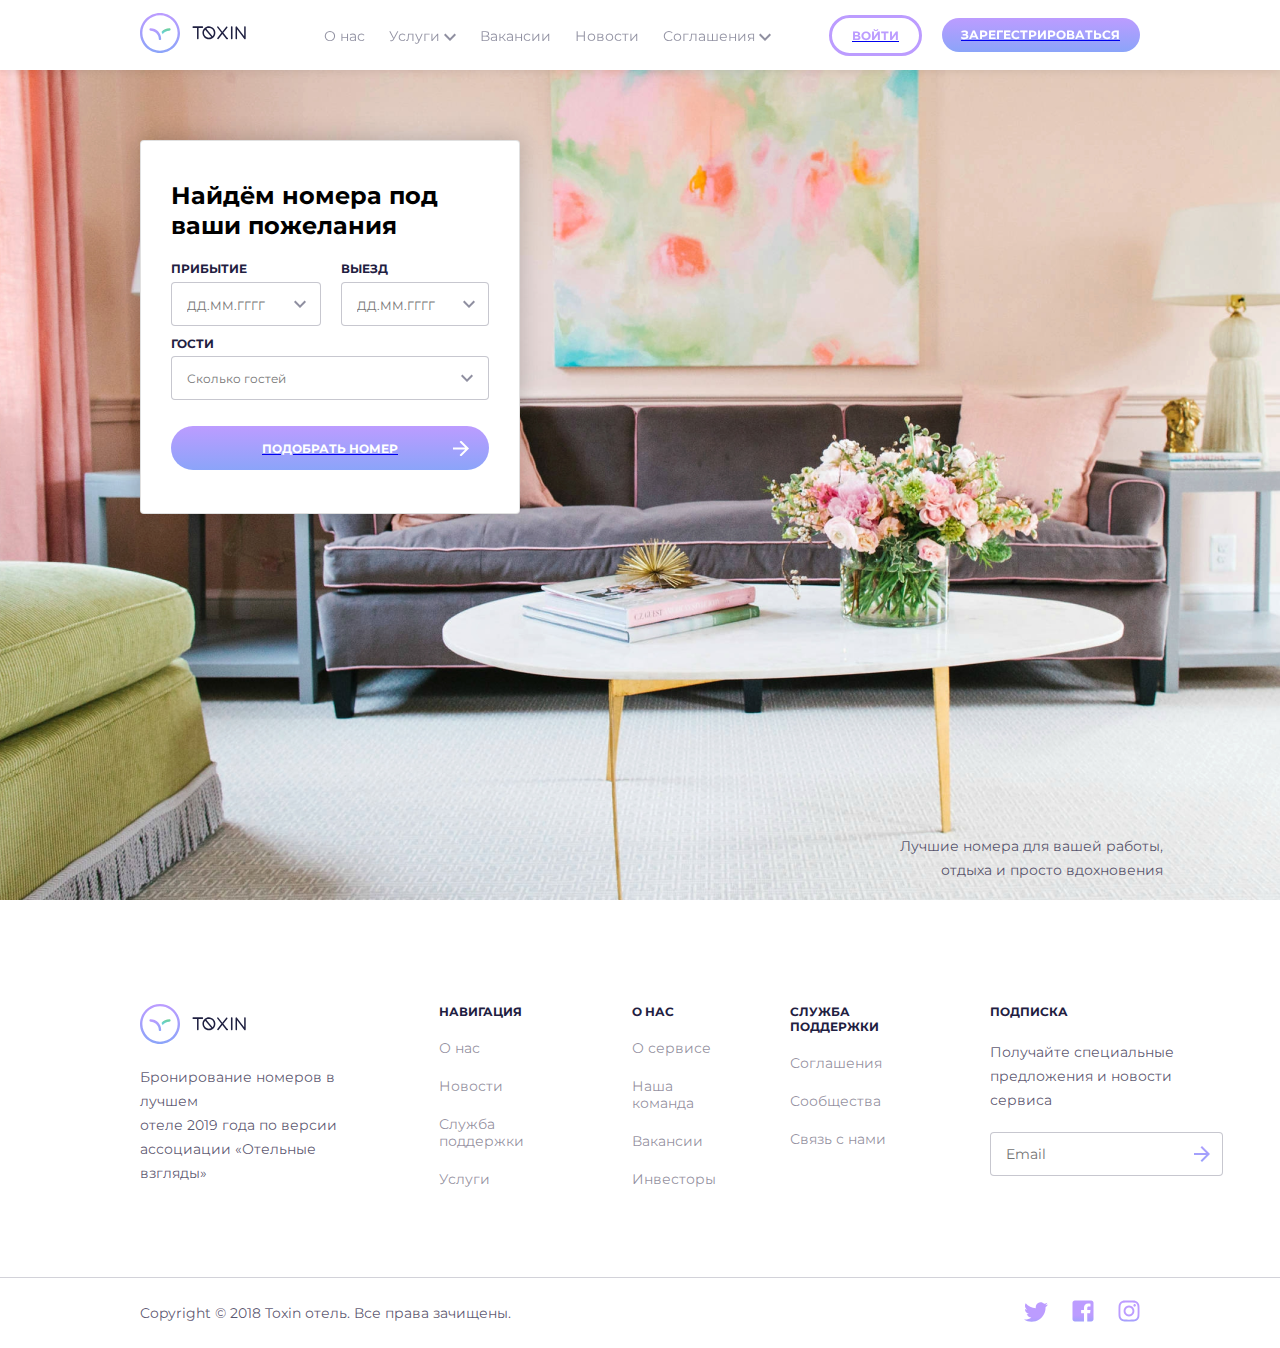
<file: index.html>
<!DOCTYPE html>
<html lang="en">
  <head>
    <meta charset="UTF-8" />
    <meta name="viewport" content="width=device-width, initial-scale=1.0" />
    <title>Toxin Hotel</title>
    <link
      rel="stylesheet"
      href="https://stackpath.bootstrapcdn.com/bootstrap/4.5.0/css/bootstrap.min.css"
      integrity="sha384-9aIt2nRpC12Uk9gS9baDl411NQApFmC26EwAOH8WgZl5MYYxFfc+NcPb1dKGj7Sk"
      crossorigin="anonymous"
    />
    <link href="CSS/index-style.css" type="text/css" rel="stylesheet" />
    <link href="CSS/normalize.css" type="text/css" rel="stylesheet" />
    <link rel="stylesheet" href="CSS/jquery-ui.min.css" />
    <link rel="stylesheet" href="CSS/jquery-ui.multidatespicker.css" />
    <style>
      @import url("https://fonts.googleapis.com/css2?family=Montserrat:wght@400;700&display=swap");
    </style>
    <link rel="shortcut icon" href="favicon.png" type="image/png" />
  </head>

  <body>
    <!-- This website is in development phase, it is not adopted for screens wider 1440px 
    and higher than 900px. I mostly used flex, because
    it is easier and will be less difficult to adopt in the nearest future -->
    <!-- Start Hedader with Navigation -->
    <div class="header">
      <a href="index.html">
        <svg
          class="header_logo"
          width="106"
          height="40"
          viewBox="0 0 106 40"
          fill="none"
          xmlns="http://www.w3.org/2000/svg"
        >
          <path
            d="M62.335 13.3683C62.5567 13.3683 62.7375 13.4442 62.8775 13.5958C63.0292 13.7358 63.105 13.9167 63.105 14.1383C63.105 14.3483 63.0292 14.5292 62.8775 14.6808C62.7375 14.8325 62.5567 14.9083 62.335 14.9083H58.5725V25.4083C58.5725 25.63 58.4967 25.8167 58.345 25.9683C58.205 26.1083 58.0242 26.1783 57.8025 26.1783C57.5925 26.1783 57.4117 26.1083 57.26 25.9683C57.1083 25.8167 57.0325 25.63 57.0325 25.4083V14.9083H53.27C53.06 14.9083 52.8792 14.8325 52.7275 14.6808C52.5758 14.5292 52.5 14.3483 52.5 14.1383C52.5 13.9167 52.5758 13.7358 52.7275 13.5958C52.8792 13.4442 53.06 13.3683 53.27 13.3683H62.335Z"
            fill="#1F2041"
          />
          <path
            d="M68.9076 13.3683C69.7943 13.3683 70.6285 13.5375 71.4101 13.8758C72.2034 14.2142 72.8918 14.675 73.4751 15.2583C74.0701 15.8417 74.5368 16.53 74.8751 17.3233C75.2134 18.105 75.3826 18.9392 75.3826 19.8258C75.3826 20.8642 75.1609 21.8208 74.7176 22.6958C74.2743 23.5708 73.6735 24.3058 72.9151 24.9008C72.9151 24.9008 72.9035 24.9125 72.8801 24.9358C72.3201 25.3558 71.7076 25.6883 71.0426 25.9333C70.3776 26.1667 69.6659 26.2833 68.9076 26.2833C68.0209 26.2833 67.1868 26.1142 66.4051 25.7758C65.6234 25.4375 64.9351 24.9767 64.3401 24.3933C63.7568 23.81 63.2959 23.1275 62.9576 22.3458C62.6193 21.5642 62.4501 20.7242 62.4501 19.8258C62.4501 18.8458 62.6484 17.9417 63.0451 17.1133C63.4418 16.2733 63.9843 15.5558 64.6726 14.9608L64.7426 14.8908C64.7543 14.8908 64.7718 14.8792 64.7951 14.8558C65.3551 14.3892 65.9851 14.0275 66.6851 13.7708C67.3851 13.5025 68.1259 13.3683 68.9076 13.3683ZM68.9076 24.7433C69.3509 24.7433 69.771 24.6908 70.1676 24.5858C70.576 24.4692 70.9609 24.3117 71.3226 24.1133L65.1801 16.6408C64.8068 17.0725 64.5151 17.5625 64.3051 18.1108C64.0951 18.6475 63.9901 19.2192 63.9901 19.8258C63.9901 20.5025 64.1185 21.1383 64.3751 21.7333C64.6318 22.3283 64.9818 22.8533 65.4251 23.3083C65.8801 23.7517 66.4051 24.1017 67.0001 24.3583C67.5951 24.615 68.2309 24.7433 68.9076 24.7433ZM72.5301 23.1508C72.9384 22.7075 73.2535 22.2058 73.4751 21.6458C73.7085 21.0742 73.8251 20.4675 73.8251 19.8258C73.8251 19.1492 73.6968 18.5133 73.4401 17.9183C73.1834 17.3233 72.8276 16.8042 72.3726 16.3608C71.9293 15.9058 71.4101 15.55 70.8151 15.2933C70.2201 15.0367 69.5843 14.9083 68.9076 14.9083C68.4409 14.9083 67.9918 14.9725 67.5601 15.1008C67.1284 15.2175 66.7259 15.3925 66.3526 15.6258L72.5301 23.1508Z"
            fill="#1F2041"
          />
          <path
            d="M82.351 20.6308C82.1177 20.6308 81.9194 20.5375 81.756 20.3508L77.2585 14.5758C77.1302 14.4125 77.0777 14.2317 77.101 14.0333C77.1244 13.8233 77.2177 13.6542 77.381 13.5258C77.5444 13.3975 77.7252 13.3508 77.9235 13.3858C78.1335 13.4092 78.3027 13.5025 78.431 13.6658L82.351 18.6708L86.1835 13.7533C86.3119 13.59 86.4752 13.4967 86.6735 13.4733C86.8835 13.45 87.0702 13.5025 87.2335 13.6308C87.3969 13.7592 87.4902 13.9283 87.5135 14.1383C87.5369 14.3367 87.4844 14.5175 87.356 14.6808L82.946 20.3508C82.7944 20.5375 82.596 20.6308 82.351 20.6308ZM87.2685 26.2658C87.2219 26.2658 87.146 26.26 87.041 26.2483C86.9477 26.2367 86.8369 26.2075 86.7085 26.1608C86.5802 26.1025 86.4402 26.0267 86.2885 25.9333C86.1485 25.8283 86.0085 25.6883 85.8685 25.5133L82.351 20.9808L78.5185 25.9158C78.3902 26.0792 78.221 26.1725 78.011 26.1958C77.8127 26.2192 77.6319 26.1667 77.4685 26.0383C77.3052 25.91 77.2119 25.7467 77.1885 25.5483C77.1652 25.3383 77.2177 25.1517 77.346 24.9883L81.756 19.3183C81.896 19.1317 82.0885 19.0383 82.3335 19.0383C82.5902 19.0383 82.7944 19.1317 82.946 19.3183L87.041 24.5683C87.0994 24.65 87.1519 24.7025 87.1985 24.7258C87.2452 24.7492 87.2802 24.7667 87.3035 24.7783C87.5019 24.7783 87.6652 24.8483 87.7935 24.9883C87.9335 25.1167 88.0094 25.28 88.021 25.4783C88.0444 25.6883 87.986 25.8692 87.846 26.0208C87.706 26.1725 87.531 26.2542 87.321 26.2658H87.2685Z"
            fill="#1F2041"
          />
          <path
            d="M91.7343 26.2658C91.5126 26.2658 91.326 26.19 91.1743 26.0383C91.0226 25.8867 90.9468 25.7 90.9468 25.4783V14.1033C90.9468 13.8933 91.0226 13.7125 91.1743 13.5608C91.326 13.4092 91.5126 13.3333 91.7343 13.3333C91.9443 13.3333 92.1251 13.4092 92.2768 13.5608C92.4285 13.7125 92.5043 13.8933 92.5043 14.1033V25.4783C92.5043 25.7 92.4285 25.8867 92.2768 26.0383C92.1251 26.19 91.9443 26.2658 91.7343 26.2658Z"
            fill="#1F2041"
          />
          <path
            d="M104.938 26.2308C104.681 26.2308 104.483 26.1317 104.343 25.9333L97.0452 16.3433V25.4783C97.0452 25.6883 96.9693 25.8692 96.8177 26.0208C96.6777 26.1608 96.5027 26.2308 96.2927 26.2308C96.0943 26.2308 95.9193 26.1608 95.7677 26.0208C95.616 25.8692 95.5402 25.6883 95.5402 25.4783V14.1208C95.5402 13.9575 95.5868 13.8117 95.6802 13.6833C95.7735 13.555 95.9018 13.4675 96.0652 13.4208C96.2168 13.3625 96.3685 13.3567 96.5202 13.4033C96.6718 13.45 96.8002 13.5375 96.9052 13.6658L104.185 23.2733V14.1208C104.185 13.9225 104.255 13.7475 104.395 13.5958C104.547 13.4442 104.728 13.3683 104.938 13.3683C105.148 13.3683 105.323 13.4442 105.463 13.5958C105.614 13.7475 105.69 13.9225 105.69 14.1208V25.4783C105.69 25.6417 105.643 25.7875 105.55 25.9158C105.457 26.0442 105.334 26.1375 105.183 26.1958C105.066 26.2192 104.984 26.2308 104.938 26.2308Z"
            fill="#1F2041"
          />
          <path
            d="M19.9999 27.0589C19.3528 27.0589 18.8234 26.5295 18.8234 25.8824C18.8234 21.353 15.1175 17.6471 10.5881 17.6471C9.94103 17.6471 9.41162 17.1177 9.41162 16.4707C9.41162 15.8236 9.94103 15.2942 10.5881 15.2942C16.441 15.2942 21.1763 20.0295 21.1763 25.8824C21.1763 26.5295 20.6469 27.0589 19.9999 27.0589Z"
            fill="url(#paint0_linear)"
          />
          <path
            d="M30.5882 16.4707C30.5882 17.1177 30.0588 17.6471 29.4117 17.6471C26.6176 17.6471 24.1176 19.0589 22.647 21.206C22.3235 20.3824 21.9411 19.6177 21.4705 18.9118C23.4117 16.6765 26.2646 15.2942 29.4117 15.2942C30.0588 15.2942 30.5882 15.8236 30.5882 16.4707Z"
            fill="url(#paint1_linear)"
          />
          <path
            d="M20 40C8.97059 40 0 31.0294 0 20C0 8.97059 8.97059 0 20 0C31.0294 0 40 8.97059 40 20C40 31.0294 31.0294 40 20 40ZM20 2.35294C10.2647 2.35294 2.35294 10.2647 2.35294 20C2.35294 29.7353 10.2647 37.6471 20 37.6471C29.7353 37.6471 37.6471 29.7353 37.6471 20C37.6471 10.2647 29.7353 2.35294 20 2.35294Z"
            fill="url(#paint2_linear)"
          />
          <defs>
            <linearGradient
              id="paint0_linear"
              x1="15.294"
              y1="15.2942"
              x2="15.294"
              y2="27.0589"
              gradientUnits="userSpaceOnUse"
            >
              <stop stop-color="#BC9CFF" />
              <stop offset="1" stop-color="#8BA4F9" />
            </linearGradient>
            <linearGradient
              id="paint1_linear"
              x1="26.0293"
              y1="15.2942"
              x2="26.0293"
              y2="21.206"
              gradientUnits="userSpaceOnUse"
            >
              <stop stop-color="#6FCF97" />
              <stop offset="1" stop-color="#66D2EA" />
            </linearGradient>
            <linearGradient
              id="paint2_linear"
              x1="20"
              y1="0"
              x2="20"
              y2="40"
              gradientUnits="userSpaceOnUse"
            >
              <stop stop-color="#BC9CFF" />
              <stop offset="1" stop-color="#8BA4F9" />
            </linearGradient>
          </defs>
        </svg>
      </a>
      <nav>
        <ul class="nav">
          <li>О нас</li>
          <li>
            Услуги
            <svg
              class="nav_arrow"
              width="12"
              height="8"
              viewBox="0 0 12 8"
              fill="none"
              xmlns="http://www.w3.org/2000/svg"
            >
              <path
                d="M10.5938 0.578125L12 1.98438L6 7.98438L0 1.98438L1.40625 0.578125L6 5.17188L10.5938 0.578125Z"
                fill="#1F2041"
                fill-opacity="0.5"
              />
            </svg>
          </li>
          <li>Вакансии</li>
          <li>Новости</li>
          <li>
            Соглашения
            <svg
              class="nav_arrow"
              width="12"
              height="8"
              viewBox="0 0 12 8"
              fill="none"
              xmlns="http://www.w3.org/2000/svg"
            >
              <path
                d="M10.5938 0.578125L12 1.98438L6 7.98438L0 1.98438L1.40625 0.578125L6 5.17188L10.5938 0.578125Z"
                fill="#1F2041"
                fill-opacity="0.5"
              />
            </svg>
          </li>
        </ul>
      </nav>
      <div class="header_more">
        <span class="burger-line"></span>
        <span class="burger-line"></span>
        <span class="burger-line"></span>
      </div>
      <a href="HTML/index-signin.html">
        <div class="header_signin">Войти</div>
      </a>
      <a href="HTML/index-signup.html">
        <div class="header_signup">Зарегестрироваться</div>
      </a>
    </div>
    <!-- End Header with Navigation -->
    <div class="mobile_section hide">
      <a href="HTML/index-signin.html">
        <div class="mobile_signin">Войти</div>
      </a>
      <a href="HTML/index-signup.html">
        <div class="mobile_signup">Зарегестрироваться</div>
      </a>
      <ul>
        <li>О нас</li>
        <li>Услуги</li>
        <li>Вакансии</li>
        <li>Новости</li>
        <li>Соглашения</li>
      </ul>
    </div>
    <!-- Start Main Section-->
    <div class="main">
      <!-- start Calendar Section -->
      <div class="main-calendar">
        <h4 class="window_header">
          Найдём номера под<br />
          ваши пожелания
        </h4>
        <div class="calendar-date-space">
          <label for="arrivalDate">
            Прибытие
            <input
              id="arrivalDate"
              class="calendar-date"
              placeholder="ДД.ММ.ГГГГ"
            />
          </label>
          <label for="departureDate" class="departureDateLabel">
            Выезд
            <input
              id="departureDate"
              class="calendar-date"
              placeholder="ДД.ММ.ГГГГ"
            />
          </label>
        </div>
        <label for="guestCount">
          Гости
          <input
            id="guestCount"
            class="window-dropdown"
            placeholder="Сколько гостей"
          />
          <a href="HTML/searchroom.html">
            <div class="main-calendar_findroom">
              <span>Подобрать номер</span>
            </div></a
          >
        </label>
      </div>
      <!-- finish Calendar Section -->
      <span class="main-bottom_text"
        >Лучшие номера для вашей работы,<br />
        отдыха и просто вдохновения</span
      >
    </div>
    <!-- End Main Section -->
    <!-- Start Footer Section -->
    <!-- Start Footer Info Section -->
    <div class="footer">
      <div class="footer-info">
        <!-- Start Footer "Table" -->
        <!-- First Column -->
        <div class="footer-column" style="margin-left: 140px">
          <svg
            class="footer_logo"
            width="106"
            height="40"
            viewBox="0 0 106 40"
            fill="none"
            xmlns="http://www.w3.org/2000/svg"
          >
            <path
              d="M62.335 13.3683C62.5567 13.3683 62.7375 13.4441 62.8775 13.5958C63.0292 13.7358 63.105 13.9166 63.105 14.1383C63.105 14.3483 63.0292 14.5291 62.8775 14.6808C62.7375 14.8325 62.5567 14.9083 62.335 14.9083H58.5725V25.4083C58.5725 25.63 58.4967 25.8166 58.345 25.9683C58.205 26.1083 58.0242 26.1783 57.8025 26.1783C57.5925 26.1783 57.4117 26.1083 57.26 25.9683C57.1083 25.8166 57.0325 25.63 57.0325 25.4083V14.9083H53.27C53.06 14.9083 52.8792 14.8325 52.7275 14.6808C52.5758 14.5291 52.5 14.3483 52.5 14.1383C52.5 13.9166 52.5758 13.7358 52.7275 13.5958C52.8792 13.4441 53.06 13.3683 53.27 13.3683H62.335Z"
              fill="#1F2041"
            />
            <path
              d="M68.9076 13.3683C69.7943 13.3683 70.6285 13.5375 71.4101 13.8758C72.2035 14.2141 72.8918 14.675 73.4751 15.2583C74.0701 15.8416 74.5368 16.53 74.8751 17.3233C75.2134 18.105 75.3826 18.9391 75.3826 19.8258C75.3826 20.8641 75.1609 21.8208 74.7176 22.6958C74.2743 23.5708 73.6735 24.3058 72.9151 24.9008C72.9151 24.9008 72.9035 24.9125 72.8801 24.9358C72.3201 25.3558 71.7076 25.6883 71.0426 25.9333C70.3776 26.1666 69.666 26.2833 68.9076 26.2833C68.0209 26.2833 67.1868 26.1141 66.4051 25.7758C65.6234 25.4375 64.9351 24.9766 64.3401 24.3933C63.7568 23.81 63.296 23.1275 62.9576 22.3458C62.6193 21.5641 62.4501 20.7241 62.4501 19.8258C62.4501 18.8458 62.6484 17.9416 63.0451 17.1133C63.4418 16.2733 63.9843 15.5558 64.6726 14.9608L64.7426 14.8908C64.7543 14.8908 64.7718 14.8791 64.7951 14.8558C65.3551 14.3891 65.9851 14.0275 66.6851 13.7708C67.3851 13.5025 68.1259 13.3683 68.9076 13.3683ZM68.9076 24.7433C69.351 24.7433 69.771 24.6908 70.1676 24.5858C70.576 24.4691 70.961 24.3116 71.3226 24.1133L65.1801 16.6408C64.8068 17.0725 64.5151 17.5625 64.3051 18.1108C64.0951 18.6475 63.9901 19.2191 63.9901 19.8258C63.9901 20.5025 64.1185 21.1383 64.3751 21.7333C64.6318 22.3283 64.9818 22.8533 65.4251 23.3083C65.8801 23.7516 66.4051 24.1016 67.0001 24.3583C67.5951 24.615 68.231 24.7433 68.9076 24.7433ZM72.5301 23.1508C72.9384 22.7075 73.2535 22.2058 73.4751 21.6458C73.7085 21.0741 73.8251 20.4675 73.8251 19.8258C73.8251 19.1491 73.6968 18.5133 73.4401 17.9183C73.1834 17.3233 72.8276 16.8041 72.3726 16.3608C71.9293 15.9058 71.4101 15.55 70.8151 15.2933C70.2201 15.0366 69.5843 14.9083 68.9076 14.9083C68.4409 14.9083 67.9918 14.9725 67.5601 15.1008C67.1284 15.2175 66.7259 15.3925 66.3526 15.6258L72.5301 23.1508Z"
              fill="#1F2041"
            />
            <path
              d="M82.351 20.6308C82.1177 20.6308 81.9194 20.5375 81.756 20.3508L77.2585 14.5758C77.1302 14.4125 77.0777 14.2316 77.101 14.0333C77.1244 13.8233 77.2177 13.6541 77.381 13.5258C77.5444 13.3975 77.7252 13.3508 77.9235 13.3858C78.1335 13.4091 78.3027 13.5025 78.431 13.6658L82.351 18.6708L86.1835 13.7533C86.3119 13.59 86.4752 13.4966 86.6735 13.4733C86.8835 13.45 87.0702 13.5025 87.2335 13.6308C87.3969 13.7591 87.4902 13.9283 87.5135 14.1383C87.5369 14.3366 87.4844 14.5175 87.356 14.6808L82.946 20.3508C82.7944 20.5375 82.596 20.6308 82.351 20.6308ZM87.2685 26.2658C87.2219 26.2658 87.146 26.26 87.041 26.2483C86.9477 26.2366 86.8369 26.2075 86.7085 26.1608C86.5802 26.1025 86.4402 26.0266 86.2885 25.9333C86.1485 25.8283 86.0085 25.6883 85.8685 25.5133L82.351 20.9808L78.5185 25.9158C78.3902 26.0791 78.221 26.1725 78.011 26.1958C77.8127 26.2191 77.6319 26.1666 77.4685 26.0383C77.3052 25.91 77.2119 25.7466 77.1885 25.5483C77.1652 25.3383 77.2177 25.1516 77.346 24.9883L81.756 19.3183C81.896 19.1316 82.0885 19.0383 82.3335 19.0383C82.5902 19.0383 82.7944 19.1316 82.946 19.3183L87.041 24.5683C87.0994 24.65 87.1519 24.7025 87.1985 24.7258C87.2452 24.7491 87.2802 24.7666 87.3035 24.7783C87.5019 24.7783 87.6652 24.8483 87.7935 24.9883C87.9335 25.1166 88.0094 25.28 88.021 25.4783C88.0444 25.6883 87.986 25.8691 87.846 26.0208C87.706 26.1725 87.531 26.2541 87.321 26.2658H87.2685Z"
              fill="#1F2041"
            />
            <path
              d="M91.7343 26.2658C91.5126 26.2658 91.326 26.19 91.1743 26.0383C91.0226 25.8866 90.9468 25.7 90.9468 25.4783V14.1033C90.9468 13.8933 91.0226 13.7125 91.1743 13.5608C91.326 13.4091 91.5126 13.3333 91.7343 13.3333C91.9443 13.3333 92.1251 13.4091 92.2768 13.5608C92.4285 13.7125 92.5043 13.8933 92.5043 14.1033V25.4783C92.5043 25.7 92.4285 25.8866 92.2768 26.0383C92.1251 26.19 91.9443 26.2658 91.7343 26.2658Z"
              fill="#1F2041"
            />
            <path
              d="M104.938 26.2308C104.681 26.2308 104.483 26.1316 104.343 25.9333L97.0452 16.3433V25.4783C97.0452 25.6883 96.9693 25.8691 96.8177 26.0208C96.6777 26.1608 96.5027 26.2308 96.2927 26.2308C96.0943 26.2308 95.9193 26.1608 95.7677 26.0208C95.616 25.8691 95.5402 25.6883 95.5402 25.4783V14.1208C95.5402 13.9575 95.5868 13.8116 95.6802 13.6833C95.7735 13.555 95.9018 13.4675 96.0652 13.4208C96.2168 13.3625 96.3685 13.3566 96.5202 13.4033C96.6718 13.45 96.8002 13.5375 96.9052 13.6658L104.185 23.2733V14.1208C104.185 13.9225 104.255 13.7475 104.395 13.5958C104.547 13.4441 104.728 13.3683 104.938 13.3683C105.148 13.3683 105.323 13.4441 105.463 13.5958C105.614 13.7475 105.69 13.9225 105.69 14.1208V25.4783C105.69 25.6416 105.643 25.7875 105.55 25.9158C105.457 26.0441 105.334 26.1375 105.183 26.1958C105.066 26.2191 104.984 26.2308 104.938 26.2308Z"
              fill="#1F2041"
            />
            <path
              d="M19.9999 27.0589C19.3528 27.0589 18.8234 26.5295 18.8234 25.8824C18.8234 21.353 15.1175 17.6471 10.5881 17.6471C9.94103 17.6471 9.41162 17.1177 9.41162 16.4707C9.41162 15.8236 9.94103 15.2942 10.5881 15.2942C16.441 15.2942 21.1763 20.0295 21.1763 25.8824C21.1763 26.5295 20.6469 27.0589 19.9999 27.0589Z"
              fill="url(#paint0_linear)"
            />
            <path
              d="M30.5882 16.4707C30.5882 17.1177 30.0588 17.6471 29.4117 17.6471C26.6176 17.6471 24.1176 19.0589 22.647 21.206C22.3235 20.3824 21.9411 19.6177 21.4705 18.9118C23.4117 16.6765 26.2646 15.2942 29.4117 15.2942C30.0588 15.2942 30.5882 15.8236 30.5882 16.4707Z"
              fill="url(#paint1_linear)"
            />
            <path
              d="M20 40C8.97059 40 0 31.0294 0 20C0 8.97059 8.97059 0 20 0C31.0294 0 40 8.97059 40 20C40 31.0294 31.0294 40 20 40ZM20 2.35294C10.2647 2.35294 2.35294 10.2647 2.35294 20C2.35294 29.7353 10.2647 37.6471 20 37.6471C29.7353 37.6471 37.6471 29.7353 37.6471 20C37.6471 10.2647 29.7353 2.35294 20 2.35294Z"
              fill="url(#paint2_linear)"
            />
            <defs>
              <linearGradient
                id="paint0_linear"
                x1="15.294"
                y1="15.2942"
                x2="15.294"
                y2="27.0589"
                gradientUnits="userSpaceOnUse"
              >
                <stop stop-color="#BC9CFF" />
                <stop offset="1" stop-color="#8BA4F9" />
              </linearGradient>
              <linearGradient
                id="paint1_linear"
                x1="26.0293"
                y1="15.2942"
                x2="26.0293"
                y2="21.206"
                gradientUnits="userSpaceOnUse"
              >
                <stop stop-color="#6FCF97" />
                <stop offset="1" stop-color="#66D2EA" />
              </linearGradient>
              <linearGradient
                id="paint2_linear"
                x1="20"
                y1="0"
                x2="20"
                y2="40"
                gradientUnits="userSpaceOnUse"
              >
                <stop stop-color="#BC9CFF" />
                <stop offset="1" stop-color="#8BA4F9" />
              </linearGradient>
            </defs>
          </svg>
          <span class="footer-info_text"
            >Бронирование номеров в лучшем <br />отеле 2019 года по версии<br />
            ассоциации «Отельные взгляды»
          </span>
        </div>
        <!-- Second Column -->
        <div class="footer-column">
          <span class="footer-column_header">Навигация</span>
          <span class="footer-column_row">О нас</span>
          <span class="footer-column_row">Новости</span>
          <span class="footer-column_row">Служба поддержки</span>
          <span class="footer-column_row">Услуги</span>
        </div>
        <!-- Third Column -->
        <div class="footer-column">
          <span class="footer-column_header">О нас</span>
          <span class="footer-column_row">О сервисе</span>
          <span class="footer-column_row">Наша команда</span>
          <span class="footer-column_row">Вакансии</span>
          <span class="footer-column_row">Инвесторы</span>
        </div>
        <!-- Fourth Column -->
        <div class="footer-column">
          <span class="footer-column_header">Служба поддержки</span>
          <span class="footer-column_row">Соглашения</span>
          <span class="footer-column_row">Сообщества</span>
          <span class="footer-column_row">Связь с нами</span>
        </div>
        <!-- Fifth Column -->
        <div class="footer-column">
          <span class="footer-column_header">Подписка</span>
          <span class="footer-info_text">
            Получайте специальные <br />предложения и новости сервиса
          </span>
          <input placeholder="Email" class="footer-info_input" type="email" />
        </div>
      </div>
      <!-- End Footer "Table" -->
      <!-- End Footer Info Section -->
      <!-- Start Foooter CopyR Section -->
      <div class="footer-copyrights">
        <span class="footer-copyrights_text"
          >Copyright © 2018 Toxin отель. Все права зачищены.</span
        >
        <div class="footer_copyrights_socnet">
          <svg
            class="socnet"
            width="24"
            height="20"
            viewBox="0 0 24 20"
            fill="none"
            xmlns="http://www.w3.org/2000/svg"
          >
            <path
              d="M21.5156 5.125C21.5469 5.25 21.5625 5.45312 21.5625 5.73438C21.5625 7.98438 21.0156 10.1562 19.9219 12.25C18.7969 14.4688 17.2188 16.2344 15.1875 17.5469C12.9688 19.0156 10.4219 19.75 7.54688 19.75C4.79688 19.75 2.28125 19.0156 0 17.5469C0.34375 17.5781 0.734375 17.5938 1.17188 17.5938C3.45312 17.5938 5.5 16.8906 7.3125 15.4844C6.21875 15.4844 5.25 15.1719 4.40625 14.5469C3.59375 13.8906 3.03125 13.0781 2.71875 12.1094C3.03125 12.1406 3.32812 12.1562 3.60938 12.1562C4.04688 12.1562 4.48438 12.1094 4.92188 12.0156C3.79688 11.7656 2.85938 11.1875 2.10938 10.2812C1.35938 9.375 0.984375 8.34375 0.984375 7.1875V7.09375C1.67188 7.5 2.40625 7.71875 3.1875 7.75C2.53125 7.28125 2 6.6875 1.59375 5.96875C1.1875 5.25 0.984375 4.46875 0.984375 3.625C0.984375 2.75 1.21875 1.92188 1.6875 1.14062C2.90625 2.67188 4.39062 3.89063 6.14062 4.79688C7.92188 5.70312 9.8125 6.20312 11.8125 6.29688C11.75 5.92188 11.7188 5.54688 11.7188 5.17188C11.7188 4.29687 11.9375 3.48438 12.375 2.73438C12.8125 1.95312 13.4062 1.34375 14.1562 0.90625C14.9062 0.46875 15.7188 0.25 16.5938 0.25C17.3125 0.25 17.9688 0.390625 18.5625 0.671875C19.1875 0.953125 19.7344 1.32812 20.2031 1.79688C21.3281 1.57812 22.375 1.1875 23.3438 0.625C22.9688 1.78125 22.25 2.6875 21.1875 3.34375C22.125 3.21875 23.0625 2.95313 24 2.54688C23.3125 3.54687 22.4844 4.40625 21.5156 5.125Z"
              fill="url(#paint0_linear)"
            />
            <defs>
              <linearGradient
                id="paint0_linear"
                x1="12"
                y1="-2"
                x2="12"
                y2="22"
                gradientUnits="userSpaceOnUse"
              >
                <stop stop-color="#BC9CFF" />
                <stop offset="1" stop-color="#8BA4F9" />
              </linearGradient>
            </defs>
          </svg>
          <svg
            class="socnet"
            width="22"
            height="22"
            viewBox="0 0 22 22"
            fill="none"
            xmlns="http://www.w3.org/2000/svg"
          >
            <path
              d="M21.5 2.75V19.25C21.5 19.875 21.2812 20.4062 20.8438 20.8438C20.4062 21.2812 19.875 21.5 19.25 21.5H15.2656V13.2031H18.0781L18.5 10.0156H15.2656V8C15.2656 7.5 15.3594 7.125 15.5469 6.875C15.7969 6.59375 16.2188 6.45312 16.8125 6.45312H18.5V3.64062C17.8438 3.54688 17.0312 3.5 16.0625 3.5C14.8125 3.5 13.8125 3.875 13.0625 4.625C12.3438 5.34375 11.9844 6.35938 11.9844 7.67188V10.0156H9.125V13.2031H11.9844V21.5H2.75C2.125 21.5 1.59375 21.2812 1.15625 20.8438C0.71875 20.4062 0.5 19.875 0.5 19.25V2.75C0.5 2.125 0.71875 1.59375 1.15625 1.15625C1.59375 0.71875 2.125 0.5 2.75 0.5H19.25C19.875 0.5 20.4062 0.71875 20.8438 1.15625C21.2812 1.59375 21.5 2.125 21.5 2.75Z"
              fill="url(#paint0_linear)"
            />
            <defs>
              <linearGradient
                id="paint0_linear"
                x1="11"
                y1="-1"
                x2="11"
                y2="23"
                gradientUnits="userSpaceOnUse"
              >
                <stop stop-color="#BC9CFF" />
                <stop offset="1" stop-color="#8BA4F9" />
              </linearGradient>
            </defs>
          </svg>
          <svg
            class="socnet"
            width="22"
            height="22"
            viewBox="0 0 22 22"
            fill="none"
            xmlns="http://www.w3.org/2000/svg"
          >
            <path
              d="M11 5.60938C10.0312 5.60938 9.125 5.85937 8.28125 6.35938C7.46875 6.82812 6.8125 7.48438 6.3125 8.32812C5.84375 9.14062 5.60938 10.0312 5.60938 11C5.60938 11.9688 5.84375 12.875 6.3125 13.7188C6.8125 14.5312 7.46875 15.1875 8.28125 15.6875C9.125 16.1562 10.0312 16.3906 11 16.3906C11.9688 16.3906 12.8594 16.1562 13.6719 15.6875C14.5156 15.1875 15.1719 14.5312 15.6406 13.7188C16.1406 12.875 16.3906 11.9688 16.3906 11C16.3906 10.0312 16.1406 9.14062 15.6406 8.32812C15.1719 7.48438 14.5156 6.82812 13.6719 6.35938C12.8594 5.85937 11.9688 5.60938 11 5.60938ZM11 14.5156C10.0312 14.5156 9.20312 14.1719 8.51562 13.4844C7.82812 12.7969 7.48438 11.9688 7.48438 11C7.48438 10.0312 7.82812 9.20312 8.51562 8.51562C9.20312 7.82812 10.0312 7.48438 11 7.48438C11.9688 7.48438 12.7969 7.82812 13.4844 8.51562C14.1719 9.20312 14.5156 10.0312 14.5156 11C14.5156 11.9688 14.1719 12.7969 13.4844 13.4844C12.7969 14.1719 11.9688 14.5156 11 14.5156ZM17.8906 5.375C17.8594 5.71875 17.7188 6.01563 17.4688 6.26562C17.25 6.51562 16.9688 6.64062 16.625 6.64062C16.2812 6.64062 15.9844 6.51562 15.7344 6.26562C15.4844 6.01563 15.3594 5.71875 15.3594 5.375C15.3594 5.03125 15.4844 4.73437 15.7344 4.48438C15.9844 4.23438 16.2812 4.10938 16.625 4.10938C16.9688 4.10938 17.2656 4.23438 17.5156 4.48438C17.7656 4.73437 17.8906 5.03125 17.8906 5.375ZM21.4531 6.64062C21.3906 5.73438 21.25 4.95312 21.0312 4.29688C20.75 3.51562 20.3125 2.84375 19.7188 2.28125C19.1562 1.6875 18.4844 1.25 17.7031 0.96875C17.0469 0.75 16.2656 0.625 15.3594 0.59375C14.4844 0.53125 13.0312 0.5 11 0.5C8.96875 0.5 7.5 0.53125 6.59375 0.59375C5.71875 0.625 4.95312 0.75 4.29688 0.96875C3.51562 1.25 2.82812 1.6875 2.23438 2.28125C1.67188 2.84375 1.25 3.51562 0.96875 4.29688C0.75 4.95312 0.609375 5.73438 0.546875 6.64062C0.515625 7.51562 0.5 8.96875 0.5 11C0.5 13.0312 0.515625 14.5 0.546875 15.4062C0.609375 16.2812 0.75 17.0469 0.96875 17.7031C1.25 18.4844 1.67188 19.1719 2.23438 19.7656C2.82812 20.3281 3.51562 20.7344 4.29688 20.9844C4.95312 21.2344 5.71875 21.375 6.59375 21.4062C7.5 21.4688 8.96875 21.5 11 21.5C13.0312 21.5 14.4844 21.4688 15.3594 21.4062C16.2656 21.375 17.0469 21.25 17.7031 21.0312C18.4844 20.75 19.1562 20.3281 19.7188 19.7656C20.3125 19.1719 20.75 18.4844 21.0312 17.7031C21.25 17.0469 21.375 16.2812 21.4062 15.4062C21.4688 14.5 21.5 13.0312 21.5 11C21.5 8.96875 21.4844 7.51562 21.4531 6.64062ZM19.2031 17.1875C18.8281 18.125 18.1562 18.7969 17.1875 19.2031C16.6875 19.3906 15.8438 19.5156 14.6562 19.5781C14 19.6094 13.0312 19.625 11.75 19.625H10.25C9 19.625 8.03125 19.6094 7.34375 19.5781C6.1875 19.5156 5.34375 19.3906 4.8125 19.2031C3.875 18.8281 3.20312 18.1562 2.79688 17.1875C2.60938 16.6562 2.48438 15.8125 2.42188 14.6562C2.39062 13.9688 2.375 13 2.375 11.75V10.25C2.375 9 2.39062 8.03125 2.42188 7.34375C2.48438 6.15625 2.60938 5.3125 2.79688 4.8125C3.17188 3.84375 3.84375 3.17188 4.8125 2.79688C5.34375 2.60938 6.1875 2.48437 7.34375 2.42188C8.03125 2.39062 9 2.375 10.25 2.375H11.75C13 2.375 13.9688 2.39062 14.6562 2.42188C15.8438 2.48437 16.6875 2.60938 17.1875 2.79688C18.1562 3.17188 18.8281 3.84375 19.2031 4.8125C19.3906 5.3125 19.5156 6.15625 19.5781 7.34375C19.6094 8 19.625 8.96875 19.625 10.25V11.75C19.625 13 19.6094 13.9688 19.5781 14.6562C19.5156 15.8125 19.3906 16.6562 19.2031 17.1875Z"
              fill="url(#paint0_linear)"
            />
            <defs>
              <linearGradient
                id="paint0_linear"
                x1="11"
                y1="-1"
                x2="11"
                y2="23"
                gradientUnits="userSpaceOnUse"
              >
                <stop stop-color="#BC9CFF" />
                <stop offset="1" stop-color="#8BA4F9" />
              </linearGradient>
            </defs>
          </svg>
        </div>
      </div>
      <!-- End Footer CopyR section -->
    </div>
    <!-- End Footer Info Section -->
    <script src="JS/jquery-3.5.1.min.js"></script>
    <script src="JS/jquery-ui.min.js"></script>
    <script src="JS/jquery-ui.multidatespicker.js"></script>
    <script src="JS/index-script.js"></script>
  </body>
</html>
</file>
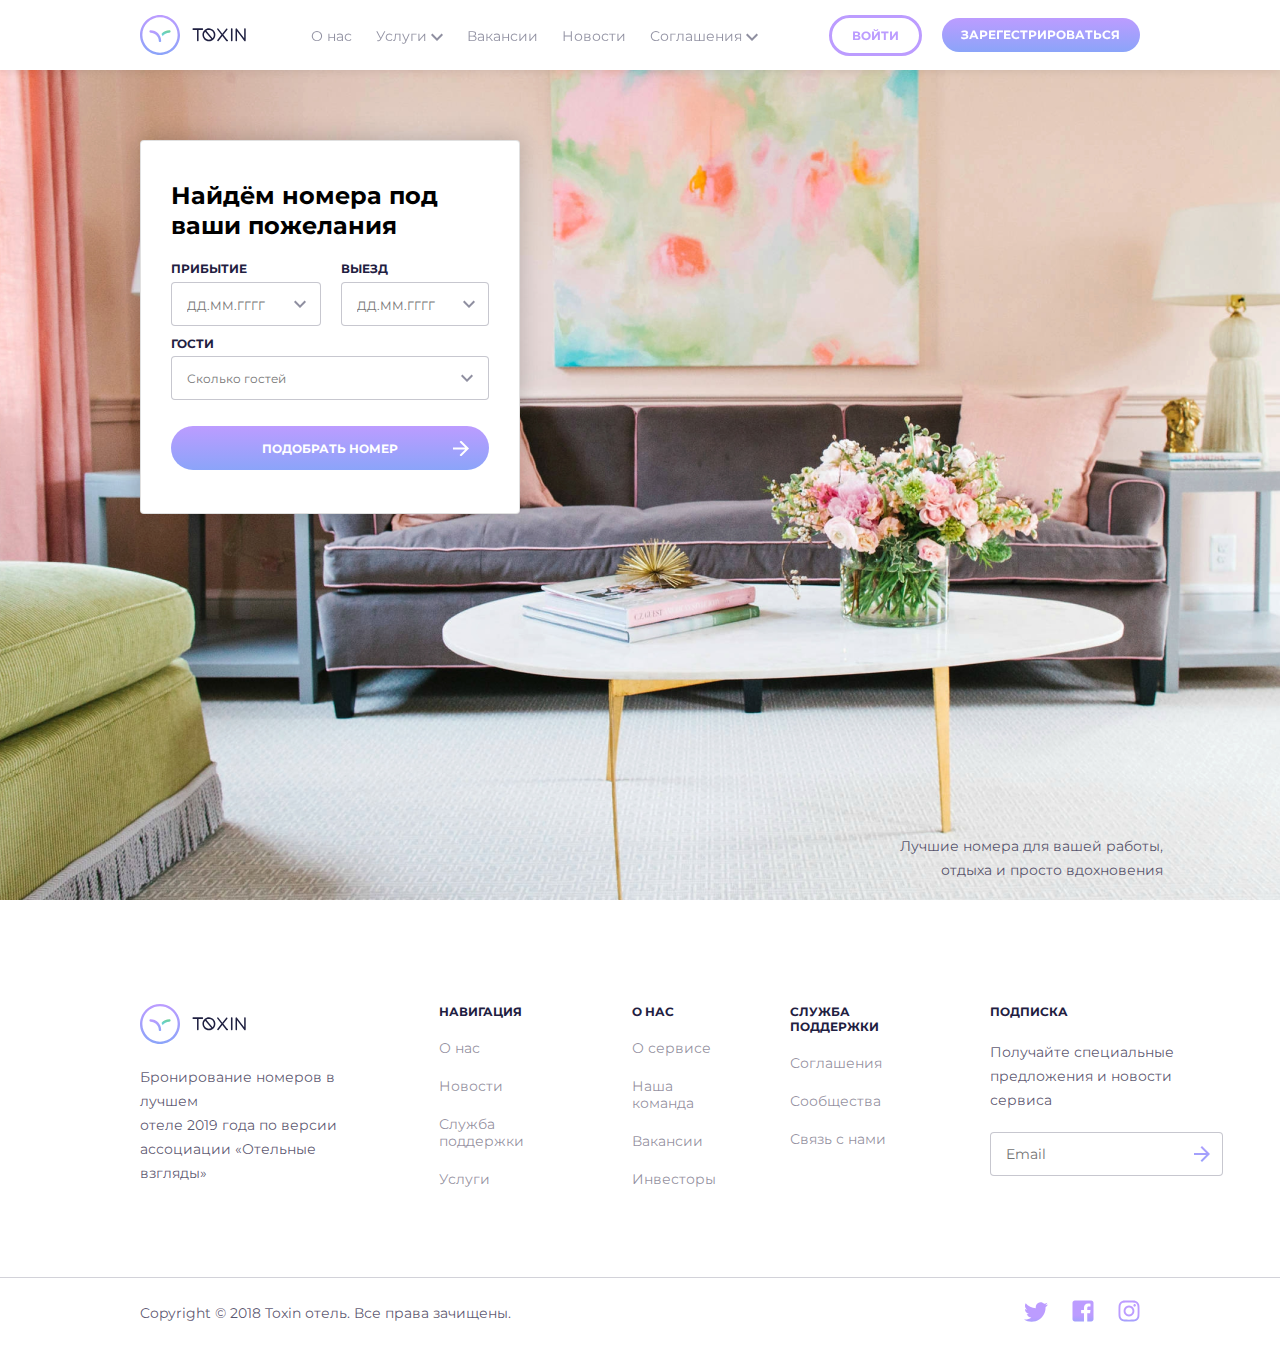
<file: HTML/index.html>
<!DOCTYPE html>
<html lang="en">

<head>
    <meta charset="UTF-8" />
    <meta name="viewport" content="width=device-width, initial-scale=1.0" />
    <title>Landing Page</title>
    <link rel="stylesheet" href="https://stackpath.bootstrapcdn.com/bootstrap/4.5.0/css/bootstrap.min.css" integrity="sha384-9aIt2nRpC12Uk9gS9baDl411NQApFmC26EwAOH8WgZl5MYYxFfc+NcPb1dKGj7Sk" crossorigin="anonymous" />
    <link href="../CSS/index-style.css" type="text/css" rel="stylesheet" />
    <link href="../CSS/normalize.css" type="text/css" rel="stylesheet" />
    <link rel="stylesheet" href="../CSS/jquery-ui.min.css">
    <link rel="stylesheet" href="../CSS/jquery-ui.multidatespicker.css">
    <style>
        @import url("https://fonts.googleapis.com/css2?family=Montserrat:wght@400;700&display=swap");
    </style>
</head>

<body>
    <!-- This website is in development phase, it is not adopted for screens wider 1440px 
    and higher than 900px. I mostly used flex, because
    it is easier and will be less difficult to adopt in the nearest future -->
    <!-- Start Hedader with Navigation -->
    <div class="header">
        <svg class="header_logo" width="106" height="40" viewBox="0 0 106 40" fill="none" xmlns="http://www.w3.org/2000/svg">
        <path
          d="M62.335 13.3683C62.5567 13.3683 62.7375 13.4442 62.8775 13.5958C63.0292 13.7358 63.105 13.9167 63.105 14.1383C63.105 14.3483 63.0292 14.5292 62.8775 14.6808C62.7375 14.8325 62.5567 14.9083 62.335 14.9083H58.5725V25.4083C58.5725 25.63 58.4967 25.8167 58.345 25.9683C58.205 26.1083 58.0242 26.1783 57.8025 26.1783C57.5925 26.1783 57.4117 26.1083 57.26 25.9683C57.1083 25.8167 57.0325 25.63 57.0325 25.4083V14.9083H53.27C53.06 14.9083 52.8792 14.8325 52.7275 14.6808C52.5758 14.5292 52.5 14.3483 52.5 14.1383C52.5 13.9167 52.5758 13.7358 52.7275 13.5958C52.8792 13.4442 53.06 13.3683 53.27 13.3683H62.335Z"
          fill="#1F2041"
        />
        <path
          d="M68.9076 13.3683C69.7943 13.3683 70.6285 13.5375 71.4101 13.8758C72.2034 14.2142 72.8918 14.675 73.4751 15.2583C74.0701 15.8417 74.5368 16.53 74.8751 17.3233C75.2134 18.105 75.3826 18.9392 75.3826 19.8258C75.3826 20.8642 75.1609 21.8208 74.7176 22.6958C74.2743 23.5708 73.6735 24.3058 72.9151 24.9008C72.9151 24.9008 72.9035 24.9125 72.8801 24.9358C72.3201 25.3558 71.7076 25.6883 71.0426 25.9333C70.3776 26.1667 69.6659 26.2833 68.9076 26.2833C68.0209 26.2833 67.1868 26.1142 66.4051 25.7758C65.6234 25.4375 64.9351 24.9767 64.3401 24.3933C63.7568 23.81 63.2959 23.1275 62.9576 22.3458C62.6193 21.5642 62.4501 20.7242 62.4501 19.8258C62.4501 18.8458 62.6484 17.9417 63.0451 17.1133C63.4418 16.2733 63.9843 15.5558 64.6726 14.9608L64.7426 14.8908C64.7543 14.8908 64.7718 14.8792 64.7951 14.8558C65.3551 14.3892 65.9851 14.0275 66.6851 13.7708C67.3851 13.5025 68.1259 13.3683 68.9076 13.3683ZM68.9076 24.7433C69.3509 24.7433 69.771 24.6908 70.1676 24.5858C70.576 24.4692 70.9609 24.3117 71.3226 24.1133L65.1801 16.6408C64.8068 17.0725 64.5151 17.5625 64.3051 18.1108C64.0951 18.6475 63.9901 19.2192 63.9901 19.8258C63.9901 20.5025 64.1185 21.1383 64.3751 21.7333C64.6318 22.3283 64.9818 22.8533 65.4251 23.3083C65.8801 23.7517 66.4051 24.1017 67.0001 24.3583C67.5951 24.615 68.2309 24.7433 68.9076 24.7433ZM72.5301 23.1508C72.9384 22.7075 73.2535 22.2058 73.4751 21.6458C73.7085 21.0742 73.8251 20.4675 73.8251 19.8258C73.8251 19.1492 73.6968 18.5133 73.4401 17.9183C73.1834 17.3233 72.8276 16.8042 72.3726 16.3608C71.9293 15.9058 71.4101 15.55 70.8151 15.2933C70.2201 15.0367 69.5843 14.9083 68.9076 14.9083C68.4409 14.9083 67.9918 14.9725 67.5601 15.1008C67.1284 15.2175 66.7259 15.3925 66.3526 15.6258L72.5301 23.1508Z"
          fill="#1F2041"
        />
        <path
          d="M82.351 20.6308C82.1177 20.6308 81.9194 20.5375 81.756 20.3508L77.2585 14.5758C77.1302 14.4125 77.0777 14.2317 77.101 14.0333C77.1244 13.8233 77.2177 13.6542 77.381 13.5258C77.5444 13.3975 77.7252 13.3508 77.9235 13.3858C78.1335 13.4092 78.3027 13.5025 78.431 13.6658L82.351 18.6708L86.1835 13.7533C86.3119 13.59 86.4752 13.4967 86.6735 13.4733C86.8835 13.45 87.0702 13.5025 87.2335 13.6308C87.3969 13.7592 87.4902 13.9283 87.5135 14.1383C87.5369 14.3367 87.4844 14.5175 87.356 14.6808L82.946 20.3508C82.7944 20.5375 82.596 20.6308 82.351 20.6308ZM87.2685 26.2658C87.2219 26.2658 87.146 26.26 87.041 26.2483C86.9477 26.2367 86.8369 26.2075 86.7085 26.1608C86.5802 26.1025 86.4402 26.0267 86.2885 25.9333C86.1485 25.8283 86.0085 25.6883 85.8685 25.5133L82.351 20.9808L78.5185 25.9158C78.3902 26.0792 78.221 26.1725 78.011 26.1958C77.8127 26.2192 77.6319 26.1667 77.4685 26.0383C77.3052 25.91 77.2119 25.7467 77.1885 25.5483C77.1652 25.3383 77.2177 25.1517 77.346 24.9883L81.756 19.3183C81.896 19.1317 82.0885 19.0383 82.3335 19.0383C82.5902 19.0383 82.7944 19.1317 82.946 19.3183L87.041 24.5683C87.0994 24.65 87.1519 24.7025 87.1985 24.7258C87.2452 24.7492 87.2802 24.7667 87.3035 24.7783C87.5019 24.7783 87.6652 24.8483 87.7935 24.9883C87.9335 25.1167 88.0094 25.28 88.021 25.4783C88.0444 25.6883 87.986 25.8692 87.846 26.0208C87.706 26.1725 87.531 26.2542 87.321 26.2658H87.2685Z"
          fill="#1F2041"
        />
        <path
          d="M91.7343 26.2658C91.5126 26.2658 91.326 26.19 91.1743 26.0383C91.0226 25.8867 90.9468 25.7 90.9468 25.4783V14.1033C90.9468 13.8933 91.0226 13.7125 91.1743 13.5608C91.326 13.4092 91.5126 13.3333 91.7343 13.3333C91.9443 13.3333 92.1251 13.4092 92.2768 13.5608C92.4285 13.7125 92.5043 13.8933 92.5043 14.1033V25.4783C92.5043 25.7 92.4285 25.8867 92.2768 26.0383C92.1251 26.19 91.9443 26.2658 91.7343 26.2658Z"
          fill="#1F2041"
        />
        <path
          d="M104.938 26.2308C104.681 26.2308 104.483 26.1317 104.343 25.9333L97.0452 16.3433V25.4783C97.0452 25.6883 96.9693 25.8692 96.8177 26.0208C96.6777 26.1608 96.5027 26.2308 96.2927 26.2308C96.0943 26.2308 95.9193 26.1608 95.7677 26.0208C95.616 25.8692 95.5402 25.6883 95.5402 25.4783V14.1208C95.5402 13.9575 95.5868 13.8117 95.6802 13.6833C95.7735 13.555 95.9018 13.4675 96.0652 13.4208C96.2168 13.3625 96.3685 13.3567 96.5202 13.4033C96.6718 13.45 96.8002 13.5375 96.9052 13.6658L104.185 23.2733V14.1208C104.185 13.9225 104.255 13.7475 104.395 13.5958C104.547 13.4442 104.728 13.3683 104.938 13.3683C105.148 13.3683 105.323 13.4442 105.463 13.5958C105.614 13.7475 105.69 13.9225 105.69 14.1208V25.4783C105.69 25.6417 105.643 25.7875 105.55 25.9158C105.457 26.0442 105.334 26.1375 105.183 26.1958C105.066 26.2192 104.984 26.2308 104.938 26.2308Z"
          fill="#1F2041"
        />
        <path
          d="M19.9999 27.0589C19.3528 27.0589 18.8234 26.5295 18.8234 25.8824C18.8234 21.353 15.1175 17.6471 10.5881 17.6471C9.94103 17.6471 9.41162 17.1177 9.41162 16.4707C9.41162 15.8236 9.94103 15.2942 10.5881 15.2942C16.441 15.2942 21.1763 20.0295 21.1763 25.8824C21.1763 26.5295 20.6469 27.0589 19.9999 27.0589Z"
          fill="url(#paint0_linear)"
        />
        <path
          d="M30.5882 16.4707C30.5882 17.1177 30.0588 17.6471 29.4117 17.6471C26.6176 17.6471 24.1176 19.0589 22.647 21.206C22.3235 20.3824 21.9411 19.6177 21.4705 18.9118C23.4117 16.6765 26.2646 15.2942 29.4117 15.2942C30.0588 15.2942 30.5882 15.8236 30.5882 16.4707Z"
          fill="url(#paint1_linear)"
        />
        <path
          d="M20 40C8.97059 40 0 31.0294 0 20C0 8.97059 8.97059 0 20 0C31.0294 0 40 8.97059 40 20C40 31.0294 31.0294 40 20 40ZM20 2.35294C10.2647 2.35294 2.35294 10.2647 2.35294 20C2.35294 29.7353 10.2647 37.6471 20 37.6471C29.7353 37.6471 37.6471 29.7353 37.6471 20C37.6471 10.2647 29.7353 2.35294 20 2.35294Z"
          fill="url(#paint2_linear)"
        />
        <defs>
          <linearGradient
            id="paint0_linear"
            x1="15.294"
            y1="15.2942"
            x2="15.294"
            y2="27.0589"
            gradientUnits="userSpaceOnUse"
          >
            <stop stop-color="#BC9CFF" />
            <stop offset="1" stop-color="#8BA4F9" />
          </linearGradient>
          <linearGradient
            id="paint1_linear"
            x1="26.0293"
            y1="15.2942"
            x2="26.0293"
            y2="21.206"
            gradientUnits="userSpaceOnUse"
          >
            <stop stop-color="#6FCF97" />
            <stop offset="1" stop-color="#66D2EA" />
          </linearGradient>
          <linearGradient
            id="paint2_linear"
            x1="20"
            y1="0"
            x2="20"
            y2="40"
            gradientUnits="userSpaceOnUse"
          >
            <stop stop-color="#BC9CFF" />
            <stop offset="1" stop-color="#8BA4F9" />
          </linearGradient>
        </defs>
      </svg>
        <nav>
            <ul class="nav">
                <li>О нас</li>
                <li>
                    Услуги
                    <svg class="nav_arrow" width="12" height="8" viewBox="0 0 12 8" fill="none" xmlns="http://www.w3.org/2000/svg">
              <path
                d="M10.5938 0.578125L12 1.98438L6 7.98438L0 1.98438L1.40625 0.578125L6 5.17188L10.5938 0.578125Z"
                fill="#1F2041"
                fill-opacity="0.5"
              />
            </svg>
                </li>
                <li>Вакансии</li>
                <li>Новости</li>
                <li>
                    Соглашения
                    <svg class="nav_arrow" width="12" height="8" viewBox="0 0 12 8" fill="none" xmlns="http://www.w3.org/2000/svg">
              <path
                d="M10.5938 0.578125L12 1.98438L6 7.98438L0 1.98438L1.40625 0.578125L6 5.17188L10.5938 0.578125Z"
                fill="#1F2041"
                fill-opacity="0.5"
              />
            </svg>
                </li>
            </ul>
        </nav>
        <div class="header_signin">Войти</div>
        <div class="header_signup">Зарегестрироваться</div>
    </div>
    <!-- End Header with Navigation -->

    <!-- Start Main Section-->
    <div class="main">
        <!-- start Calendar Section -->
        <div class="main-calendar">
            <h4 class="window_header">
                Найдём номера под<br /> ваши пожелания
            </h4>
            <div class="calendar-date-space">
                <label for="arrivalDate">
            Прибытие
            <input
              id="arrivalDate"
              class="calendar-date"
              placeholder="ДД.ММ.ГГГГ"
            />
          </label>
                <label for="departureDate" class="departureDateLabel">
            Выезд
            <input
              id="departureDate"
              class="calendar-date"
              placeholder="ДД.ММ.ГГГГ"
            />
          </label>
            </div>
            <label for="guestCount">
          Гости
          <input
            id="guestCount"
            class="window-dropdown"
            placeholder="Сколько гостей"
          />
          <div class="main-calendar_findroom">
            <span>Подобрать номер</span>
          </div>
        </label>
        </div>
        <!-- finish Calendar Section -->

        <!--  start Sign In section -->
        <div class="main-window signin hide">
            <h4 class="window_header">Войти</h4>
            <input type="text" id="index_signup_login" class="input_data" placeholder="Email" />
            <input type="password" id="index_signin_password" class="input_data" placeholder="Пароль" />
            <input type="submit" value="Войти" class="window-data_submit" />
            <div class="window-unusualcase_section">
                <span class="window-unusualcase_text">Нет аккаунта на Toxin?</span>
                <div class="window-unusualcase_button">Создать</div>
            </div>
        </div>
        <!--  finish Sign In Section -->

        <!--  start Sign Up section -->
        <div class="main-window signup hide">
            <h4 class="window_header">Регистрация аккаунта</h4>
            <input type="text" id="index_signup_name" class="input_data" placeholder="Имя" />
            <input type="text" id="index_signup_surname" class="input_data" placeholder="Фамилия" />
            <div class="main-window_gender">
                <input type="radio" name="gender" id="male" checked />
                <label for="male">Мужской</label>
                <input type="radio" name="gender" id="female" />
                <label for="female">Женский</label>
            </div>
            <label for="index_signup_bday">
          ДАТА РОЖДЕНИЯ
          <input
            id="index_signup_bday"
            class="window-dropdown"
            placeholder="ДД.ММ.ГГГГ"
          />
        </label>
            <label for="index_signin_password">
          ДАННЫЕ ДЛЯ ВХОДА В СЕРВИС
          <input
            type="text"
            id="index_signup_login"
            class="input_data"
            placeholder="Email"
          />
          <input
            type="password"
            id="index_signin_password"
            class="input_data"
            placeholder="Пароль"
          />
        </label>
            <div class="main-window_subscription">
                <input type="checkbox" id="subscription_status" checked>
                <label for="subscription_status">Получать спецпредложения</label>
            </div>
            <input type="submit" value="Перейти к оплате" class="window-data_submit" />
            <div class="window-unusualcase_section">
                <span class="window-unusualcase_text">Уже есть аккаунт на Toxin?</span
          >
          <div class="window-unusualcase_button">Войти</div>
        </div>
      </div>
      <!--  finish Sign Up Section -->
      <span class="main-bottom_text"
        >Лучшие номера для вашей работы,<br />
        отдыха и просто вдохновения</span
      >
    </div>
    <!-- End Main Section -->
    <!-- Start Footer Section -->
    <!-- Start Footer Info Section -->
    <div class="footer">
      <div class="footer-info">
        <!-- Start Footer "Table" -->
        <!-- First Column -->
        <div class="footer-column" style="margin-left: 140px;">
          <svg
            class="footer_logo"
            width="106"
            height="40"
            viewBox="0 0 106 40"
            fill="none"
            xmlns="http://www.w3.org/2000/svg"
          >
            <path
              d="M62.335 13.3683C62.5567 13.3683 62.7375 13.4441 62.8775 13.5958C63.0292 13.7358 63.105 13.9166 63.105 14.1383C63.105 14.3483 63.0292 14.5291 62.8775 14.6808C62.7375 14.8325 62.5567 14.9083 62.335 14.9083H58.5725V25.4083C58.5725 25.63 58.4967 25.8166 58.345 25.9683C58.205 26.1083 58.0242 26.1783 57.8025 26.1783C57.5925 26.1783 57.4117 26.1083 57.26 25.9683C57.1083 25.8166 57.0325 25.63 57.0325 25.4083V14.9083H53.27C53.06 14.9083 52.8792 14.8325 52.7275 14.6808C52.5758 14.5291 52.5 14.3483 52.5 14.1383C52.5 13.9166 52.5758 13.7358 52.7275 13.5958C52.8792 13.4441 53.06 13.3683 53.27 13.3683H62.335Z"
              fill="#1F2041"
            />
            <path
              d="M68.9076 13.3683C69.7943 13.3683 70.6285 13.5375 71.4101 13.8758C72.2035 14.2141 72.8918 14.675 73.4751 15.2583C74.0701 15.8416 74.5368 16.53 74.8751 17.3233C75.2134 18.105 75.3826 18.9391 75.3826 19.8258C75.3826 20.8641 75.1609 21.8208 74.7176 22.6958C74.2743 23.5708 73.6735 24.3058 72.9151 24.9008C72.9151 24.9008 72.9035 24.9125 72.8801 24.9358C72.3201 25.3558 71.7076 25.6883 71.0426 25.9333C70.3776 26.1666 69.666 26.2833 68.9076 26.2833C68.0209 26.2833 67.1868 26.1141 66.4051 25.7758C65.6234 25.4375 64.9351 24.9766 64.3401 24.3933C63.7568 23.81 63.296 23.1275 62.9576 22.3458C62.6193 21.5641 62.4501 20.7241 62.4501 19.8258C62.4501 18.8458 62.6484 17.9416 63.0451 17.1133C63.4418 16.2733 63.9843 15.5558 64.6726 14.9608L64.7426 14.8908C64.7543 14.8908 64.7718 14.8791 64.7951 14.8558C65.3551 14.3891 65.9851 14.0275 66.6851 13.7708C67.3851 13.5025 68.1259 13.3683 68.9076 13.3683ZM68.9076 24.7433C69.351 24.7433 69.771 24.6908 70.1676 24.5858C70.576 24.4691 70.961 24.3116 71.3226 24.1133L65.1801 16.6408C64.8068 17.0725 64.5151 17.5625 64.3051 18.1108C64.0951 18.6475 63.9901 19.2191 63.9901 19.8258C63.9901 20.5025 64.1185 21.1383 64.3751 21.7333C64.6318 22.3283 64.9818 22.8533 65.4251 23.3083C65.8801 23.7516 66.4051 24.1016 67.0001 24.3583C67.5951 24.615 68.231 24.7433 68.9076 24.7433ZM72.5301 23.1508C72.9384 22.7075 73.2535 22.2058 73.4751 21.6458C73.7085 21.0741 73.8251 20.4675 73.8251 19.8258C73.8251 19.1491 73.6968 18.5133 73.4401 17.9183C73.1834 17.3233 72.8276 16.8041 72.3726 16.3608C71.9293 15.9058 71.4101 15.55 70.8151 15.2933C70.2201 15.0366 69.5843 14.9083 68.9076 14.9083C68.4409 14.9083 67.9918 14.9725 67.5601 15.1008C67.1284 15.2175 66.7259 15.3925 66.3526 15.6258L72.5301 23.1508Z"
              fill="#1F2041"
            />
            <path
              d="M82.351 20.6308C82.1177 20.6308 81.9194 20.5375 81.756 20.3508L77.2585 14.5758C77.1302 14.4125 77.0777 14.2316 77.101 14.0333C77.1244 13.8233 77.2177 13.6541 77.381 13.5258C77.5444 13.3975 77.7252 13.3508 77.9235 13.3858C78.1335 13.4091 78.3027 13.5025 78.431 13.6658L82.351 18.6708L86.1835 13.7533C86.3119 13.59 86.4752 13.4966 86.6735 13.4733C86.8835 13.45 87.0702 13.5025 87.2335 13.6308C87.3969 13.7591 87.4902 13.9283 87.5135 14.1383C87.5369 14.3366 87.4844 14.5175 87.356 14.6808L82.946 20.3508C82.7944 20.5375 82.596 20.6308 82.351 20.6308ZM87.2685 26.2658C87.2219 26.2658 87.146 26.26 87.041 26.2483C86.9477 26.2366 86.8369 26.2075 86.7085 26.1608C86.5802 26.1025 86.4402 26.0266 86.2885 25.9333C86.1485 25.8283 86.0085 25.6883 85.8685 25.5133L82.351 20.9808L78.5185 25.9158C78.3902 26.0791 78.221 26.1725 78.011 26.1958C77.8127 26.2191 77.6319 26.1666 77.4685 26.0383C77.3052 25.91 77.2119 25.7466 77.1885 25.5483C77.1652 25.3383 77.2177 25.1516 77.346 24.9883L81.756 19.3183C81.896 19.1316 82.0885 19.0383 82.3335 19.0383C82.5902 19.0383 82.7944 19.1316 82.946 19.3183L87.041 24.5683C87.0994 24.65 87.1519 24.7025 87.1985 24.7258C87.2452 24.7491 87.2802 24.7666 87.3035 24.7783C87.5019 24.7783 87.6652 24.8483 87.7935 24.9883C87.9335 25.1166 88.0094 25.28 88.021 25.4783C88.0444 25.6883 87.986 25.8691 87.846 26.0208C87.706 26.1725 87.531 26.2541 87.321 26.2658H87.2685Z"
              fill="#1F2041"
            />
            <path
              d="M91.7343 26.2658C91.5126 26.2658 91.326 26.19 91.1743 26.0383C91.0226 25.8866 90.9468 25.7 90.9468 25.4783V14.1033C90.9468 13.8933 91.0226 13.7125 91.1743 13.5608C91.326 13.4091 91.5126 13.3333 91.7343 13.3333C91.9443 13.3333 92.1251 13.4091 92.2768 13.5608C92.4285 13.7125 92.5043 13.8933 92.5043 14.1033V25.4783C92.5043 25.7 92.4285 25.8866 92.2768 26.0383C92.1251 26.19 91.9443 26.2658 91.7343 26.2658Z"
              fill="#1F2041"
            />
            <path
              d="M104.938 26.2308C104.681 26.2308 104.483 26.1316 104.343 25.9333L97.0452 16.3433V25.4783C97.0452 25.6883 96.9693 25.8691 96.8177 26.0208C96.6777 26.1608 96.5027 26.2308 96.2927 26.2308C96.0943 26.2308 95.9193 26.1608 95.7677 26.0208C95.616 25.8691 95.5402 25.6883 95.5402 25.4783V14.1208C95.5402 13.9575 95.5868 13.8116 95.6802 13.6833C95.7735 13.555 95.9018 13.4675 96.0652 13.4208C96.2168 13.3625 96.3685 13.3566 96.5202 13.4033C96.6718 13.45 96.8002 13.5375 96.9052 13.6658L104.185 23.2733V14.1208C104.185 13.9225 104.255 13.7475 104.395 13.5958C104.547 13.4441 104.728 13.3683 104.938 13.3683C105.148 13.3683 105.323 13.4441 105.463 13.5958C105.614 13.7475 105.69 13.9225 105.69 14.1208V25.4783C105.69 25.6416 105.643 25.7875 105.55 25.9158C105.457 26.0441 105.334 26.1375 105.183 26.1958C105.066 26.2191 104.984 26.2308 104.938 26.2308Z"
              fill="#1F2041"
            />
            <path
              d="M19.9999 27.0589C19.3528 27.0589 18.8234 26.5295 18.8234 25.8824C18.8234 21.353 15.1175 17.6471 10.5881 17.6471C9.94103 17.6471 9.41162 17.1177 9.41162 16.4707C9.41162 15.8236 9.94103 15.2942 10.5881 15.2942C16.441 15.2942 21.1763 20.0295 21.1763 25.8824C21.1763 26.5295 20.6469 27.0589 19.9999 27.0589Z"
              fill="url(#paint0_linear)"
            />
            <path
              d="M30.5882 16.4707C30.5882 17.1177 30.0588 17.6471 29.4117 17.6471C26.6176 17.6471 24.1176 19.0589 22.647 21.206C22.3235 20.3824 21.9411 19.6177 21.4705 18.9118C23.4117 16.6765 26.2646 15.2942 29.4117 15.2942C30.0588 15.2942 30.5882 15.8236 30.5882 16.4707Z"
              fill="url(#paint1_linear)"
            />
            <path
              d="M20 40C8.97059 40 0 31.0294 0 20C0 8.97059 8.97059 0 20 0C31.0294 0 40 8.97059 40 20C40 31.0294 31.0294 40 20 40ZM20 2.35294C10.2647 2.35294 2.35294 10.2647 2.35294 20C2.35294 29.7353 10.2647 37.6471 20 37.6471C29.7353 37.6471 37.6471 29.7353 37.6471 20C37.6471 10.2647 29.7353 2.35294 20 2.35294Z"
              fill="url(#paint2_linear)"
            />
            <defs>
              <linearGradient
                id="paint0_linear"
                x1="15.294"
                y1="15.2942"
                x2="15.294"
                y2="27.0589"
                gradientUnits="userSpaceOnUse"
              >
                <stop stop-color="#BC9CFF" />
                <stop offset="1" stop-color="#8BA4F9" />
              </linearGradient>
              <linearGradient
                id="paint1_linear"
                x1="26.0293"
                y1="15.2942"
                x2="26.0293"
                y2="21.206"
                gradientUnits="userSpaceOnUse"
              >
                <stop stop-color="#6FCF97" />
                <stop offset="1" stop-color="#66D2EA" />
              </linearGradient>
              <linearGradient
                id="paint2_linear"
                x1="20"
                y1="0"
                x2="20"
                y2="40"
                gradientUnits="userSpaceOnUse"
              >
                <stop stop-color="#BC9CFF" />
                <stop offset="1" stop-color="#8BA4F9" />
              </linearGradient>
            </defs>
          </svg>
          <span class="footer-info_text"
            >Бронирование номеров в лучшем <br />отеле 2019 года по версии<br />
            ассоциации «Отельные взгляды»
          </span>
            </div>
            <!-- Second Column -->
            <div class="footer-column">
                <span class="footer-column_header">Навигация</span>
                <span class="footer-column_row">О нас</span>
                <span class="footer-column_row">Новости</span>
                <span class="footer-column_row">Служба поддержки</span>
                <span class="footer-column_row">Услуги</span>
            </div>
            <!-- Third Column -->
            <div class="footer-column">
                <span class="footer-column_header">О нас</span>
                <span class="footer-column_row">О сервисе</span>
                <span class="footer-column_row">Наша команда</span>
                <span class="footer-column_row">Вакансии</span>
                <span class="footer-column_row">Инвесторы</span>
            </div>
            <!-- Fourth Column -->
            <div class="footer-column">
                <span class="footer-column_header">Служба поддержки</span>
                <span class="footer-column_row">Соглашения</span>
                <span class="footer-column_row">Сообщества</span>
                <span class="footer-column_row">Связь с нами</span>
            </div>
            <!-- Fifth Column -->
            <div class="footer-column">
                <span class="footer-column_header">Подписка</span>
                <span class="footer-info_text">
            Получайте специальные <br />предложения и новости сервиса
          </span>
                <input placeholder="Email" class="footer-info_input" type="email" />
            </div>
        </div>
        <!-- End Footer "Table" -->
        <!-- End Footer Info Section -->
        <!-- Start Foooter CopyR Section -->
        <div class="footer-copyrights">
            <span class="footer-copyrights_text">Copyright © 2018 Toxin отель. Все права зачищены.</span
        >
        <div class="footer_copyrights_socnet">
          <svg
            class="socnet"
            width="24"
            height="20"
            viewBox="0 0 24 20"
            fill="none"
            xmlns="http://www.w3.org/2000/svg"
          >
            <path
              d="M21.5156 5.125C21.5469 5.25 21.5625 5.45312 21.5625 5.73438C21.5625 7.98438 21.0156 10.1562 19.9219 12.25C18.7969 14.4688 17.2188 16.2344 15.1875 17.5469C12.9688 19.0156 10.4219 19.75 7.54688 19.75C4.79688 19.75 2.28125 19.0156 0 17.5469C0.34375 17.5781 0.734375 17.5938 1.17188 17.5938C3.45312 17.5938 5.5 16.8906 7.3125 15.4844C6.21875 15.4844 5.25 15.1719 4.40625 14.5469C3.59375 13.8906 3.03125 13.0781 2.71875 12.1094C3.03125 12.1406 3.32812 12.1562 3.60938 12.1562C4.04688 12.1562 4.48438 12.1094 4.92188 12.0156C3.79688 11.7656 2.85938 11.1875 2.10938 10.2812C1.35938 9.375 0.984375 8.34375 0.984375 7.1875V7.09375C1.67188 7.5 2.40625 7.71875 3.1875 7.75C2.53125 7.28125 2 6.6875 1.59375 5.96875C1.1875 5.25 0.984375 4.46875 0.984375 3.625C0.984375 2.75 1.21875 1.92188 1.6875 1.14062C2.90625 2.67188 4.39062 3.89063 6.14062 4.79688C7.92188 5.70312 9.8125 6.20312 11.8125 6.29688C11.75 5.92188 11.7188 5.54688 11.7188 5.17188C11.7188 4.29687 11.9375 3.48438 12.375 2.73438C12.8125 1.95312 13.4062 1.34375 14.1562 0.90625C14.9062 0.46875 15.7188 0.25 16.5938 0.25C17.3125 0.25 17.9688 0.390625 18.5625 0.671875C19.1875 0.953125 19.7344 1.32812 20.2031 1.79688C21.3281 1.57812 22.375 1.1875 23.3438 0.625C22.9688 1.78125 22.25 2.6875 21.1875 3.34375C22.125 3.21875 23.0625 2.95313 24 2.54688C23.3125 3.54687 22.4844 4.40625 21.5156 5.125Z"
              fill="url(#paint0_linear)"
            />
            <defs>
              <linearGradient
                id="paint0_linear"
                x1="12"
                y1="-2"
                x2="12"
                y2="22"
                gradientUnits="userSpaceOnUse"
              >
                <stop stop-color="#BC9CFF" />
                <stop offset="1" stop-color="#8BA4F9" />
              </linearGradient>
            </defs>
          </svg>
          <svg
            class="socnet"
            width="22"
            height="22"
            viewBox="0 0 22 22"
            fill="none"
            xmlns="http://www.w3.org/2000/svg"
          >
            <path
              d="M21.5 2.75V19.25C21.5 19.875 21.2812 20.4062 20.8438 20.8438C20.4062 21.2812 19.875 21.5 19.25 21.5H15.2656V13.2031H18.0781L18.5 10.0156H15.2656V8C15.2656 7.5 15.3594 7.125 15.5469 6.875C15.7969 6.59375 16.2188 6.45312 16.8125 6.45312H18.5V3.64062C17.8438 3.54688 17.0312 3.5 16.0625 3.5C14.8125 3.5 13.8125 3.875 13.0625 4.625C12.3438 5.34375 11.9844 6.35938 11.9844 7.67188V10.0156H9.125V13.2031H11.9844V21.5H2.75C2.125 21.5 1.59375 21.2812 1.15625 20.8438C0.71875 20.4062 0.5 19.875 0.5 19.25V2.75C0.5 2.125 0.71875 1.59375 1.15625 1.15625C1.59375 0.71875 2.125 0.5 2.75 0.5H19.25C19.875 0.5 20.4062 0.71875 20.8438 1.15625C21.2812 1.59375 21.5 2.125 21.5 2.75Z"
              fill="url(#paint0_linear)"
            />
            <defs>
              <linearGradient
                id="paint0_linear"
                x1="11"
                y1="-1"
                x2="11"
                y2="23"
                gradientUnits="userSpaceOnUse"
              >
                <stop stop-color="#BC9CFF" />
                <stop offset="1" stop-color="#8BA4F9" />
              </linearGradient>
            </defs>
          </svg>
          <svg
            class="socnet"
            width="22"
            height="22"
            viewBox="0 0 22 22"
            fill="none"
            xmlns="http://www.w3.org/2000/svg"
          >
            <path
              d="M11 5.60938C10.0312 5.60938 9.125 5.85937 8.28125 6.35938C7.46875 6.82812 6.8125 7.48438 6.3125 8.32812C5.84375 9.14062 5.60938 10.0312 5.60938 11C5.60938 11.9688 5.84375 12.875 6.3125 13.7188C6.8125 14.5312 7.46875 15.1875 8.28125 15.6875C9.125 16.1562 10.0312 16.3906 11 16.3906C11.9688 16.3906 12.8594 16.1562 13.6719 15.6875C14.5156 15.1875 15.1719 14.5312 15.6406 13.7188C16.1406 12.875 16.3906 11.9688 16.3906 11C16.3906 10.0312 16.1406 9.14062 15.6406 8.32812C15.1719 7.48438 14.5156 6.82812 13.6719 6.35938C12.8594 5.85937 11.9688 5.60938 11 5.60938ZM11 14.5156C10.0312 14.5156 9.20312 14.1719 8.51562 13.4844C7.82812 12.7969 7.48438 11.9688 7.48438 11C7.48438 10.0312 7.82812 9.20312 8.51562 8.51562C9.20312 7.82812 10.0312 7.48438 11 7.48438C11.9688 7.48438 12.7969 7.82812 13.4844 8.51562C14.1719 9.20312 14.5156 10.0312 14.5156 11C14.5156 11.9688 14.1719 12.7969 13.4844 13.4844C12.7969 14.1719 11.9688 14.5156 11 14.5156ZM17.8906 5.375C17.8594 5.71875 17.7188 6.01563 17.4688 6.26562C17.25 6.51562 16.9688 6.64062 16.625 6.64062C16.2812 6.64062 15.9844 6.51562 15.7344 6.26562C15.4844 6.01563 15.3594 5.71875 15.3594 5.375C15.3594 5.03125 15.4844 4.73437 15.7344 4.48438C15.9844 4.23438 16.2812 4.10938 16.625 4.10938C16.9688 4.10938 17.2656 4.23438 17.5156 4.48438C17.7656 4.73437 17.8906 5.03125 17.8906 5.375ZM21.4531 6.64062C21.3906 5.73438 21.25 4.95312 21.0312 4.29688C20.75 3.51562 20.3125 2.84375 19.7188 2.28125C19.1562 1.6875 18.4844 1.25 17.7031 0.96875C17.0469 0.75 16.2656 0.625 15.3594 0.59375C14.4844 0.53125 13.0312 0.5 11 0.5C8.96875 0.5 7.5 0.53125 6.59375 0.59375C5.71875 0.625 4.95312 0.75 4.29688 0.96875C3.51562 1.25 2.82812 1.6875 2.23438 2.28125C1.67188 2.84375 1.25 3.51562 0.96875 4.29688C0.75 4.95312 0.609375 5.73438 0.546875 6.64062C0.515625 7.51562 0.5 8.96875 0.5 11C0.5 13.0312 0.515625 14.5 0.546875 15.4062C0.609375 16.2812 0.75 17.0469 0.96875 17.7031C1.25 18.4844 1.67188 19.1719 2.23438 19.7656C2.82812 20.3281 3.51562 20.7344 4.29688 20.9844C4.95312 21.2344 5.71875 21.375 6.59375 21.4062C7.5 21.4688 8.96875 21.5 11 21.5C13.0312 21.5 14.4844 21.4688 15.3594 21.4062C16.2656 21.375 17.0469 21.25 17.7031 21.0312C18.4844 20.75 19.1562 20.3281 19.7188 19.7656C20.3125 19.1719 20.75 18.4844 21.0312 17.7031C21.25 17.0469 21.375 16.2812 21.4062 15.4062C21.4688 14.5 21.5 13.0312 21.5 11C21.5 8.96875 21.4844 7.51562 21.4531 6.64062ZM19.2031 17.1875C18.8281 18.125 18.1562 18.7969 17.1875 19.2031C16.6875 19.3906 15.8438 19.5156 14.6562 19.5781C14 19.6094 13.0312 19.625 11.75 19.625H10.25C9 19.625 8.03125 19.6094 7.34375 19.5781C6.1875 19.5156 5.34375 19.3906 4.8125 19.2031C3.875 18.8281 3.20312 18.1562 2.79688 17.1875C2.60938 16.6562 2.48438 15.8125 2.42188 14.6562C2.39062 13.9688 2.375 13 2.375 11.75V10.25C2.375 9 2.39062 8.03125 2.42188 7.34375C2.48438 6.15625 2.60938 5.3125 2.79688 4.8125C3.17188 3.84375 3.84375 3.17188 4.8125 2.79688C5.34375 2.60938 6.1875 2.48437 7.34375 2.42188C8.03125 2.39062 9 2.375 10.25 2.375H11.75C13 2.375 13.9688 2.39062 14.6562 2.42188C15.8438 2.48437 16.6875 2.60938 17.1875 2.79688C18.1562 3.17188 18.8281 3.84375 19.2031 4.8125C19.3906 5.3125 19.5156 6.15625 19.5781 7.34375C19.6094 8 19.625 8.96875 19.625 10.25V11.75C19.625 13 19.6094 13.9688 19.5781 14.6562C19.5156 15.8125 19.3906 16.6562 19.2031 17.1875Z"
              fill="url(#paint0_linear)"
            />
            <defs>
              <linearGradient
                id="paint0_linear"
                x1="11"
                y1="-1"
                x2="11"
                y2="23"
                gradientUnits="userSpaceOnUse"
              >
                <stop stop-color="#BC9CFF" />
                <stop offset="1" stop-color="#8BA4F9" />
              </linearGradient>
            </defs>
          </svg>
        </div>
      </div>
      <!-- End Footer CopyR section -->
    </div>
    <!-- End Footer Info Section -->
    <script src="../JS/jquery-3.5.1.min.js"></script>
    <script src="../JS/jquery-ui.min.js"></script>
    <script src="../JS/jquery-ui.multidatespicker.js"></script>
    <script src="../JS/index-script.js"></script>
  </body>
</html>
</file>
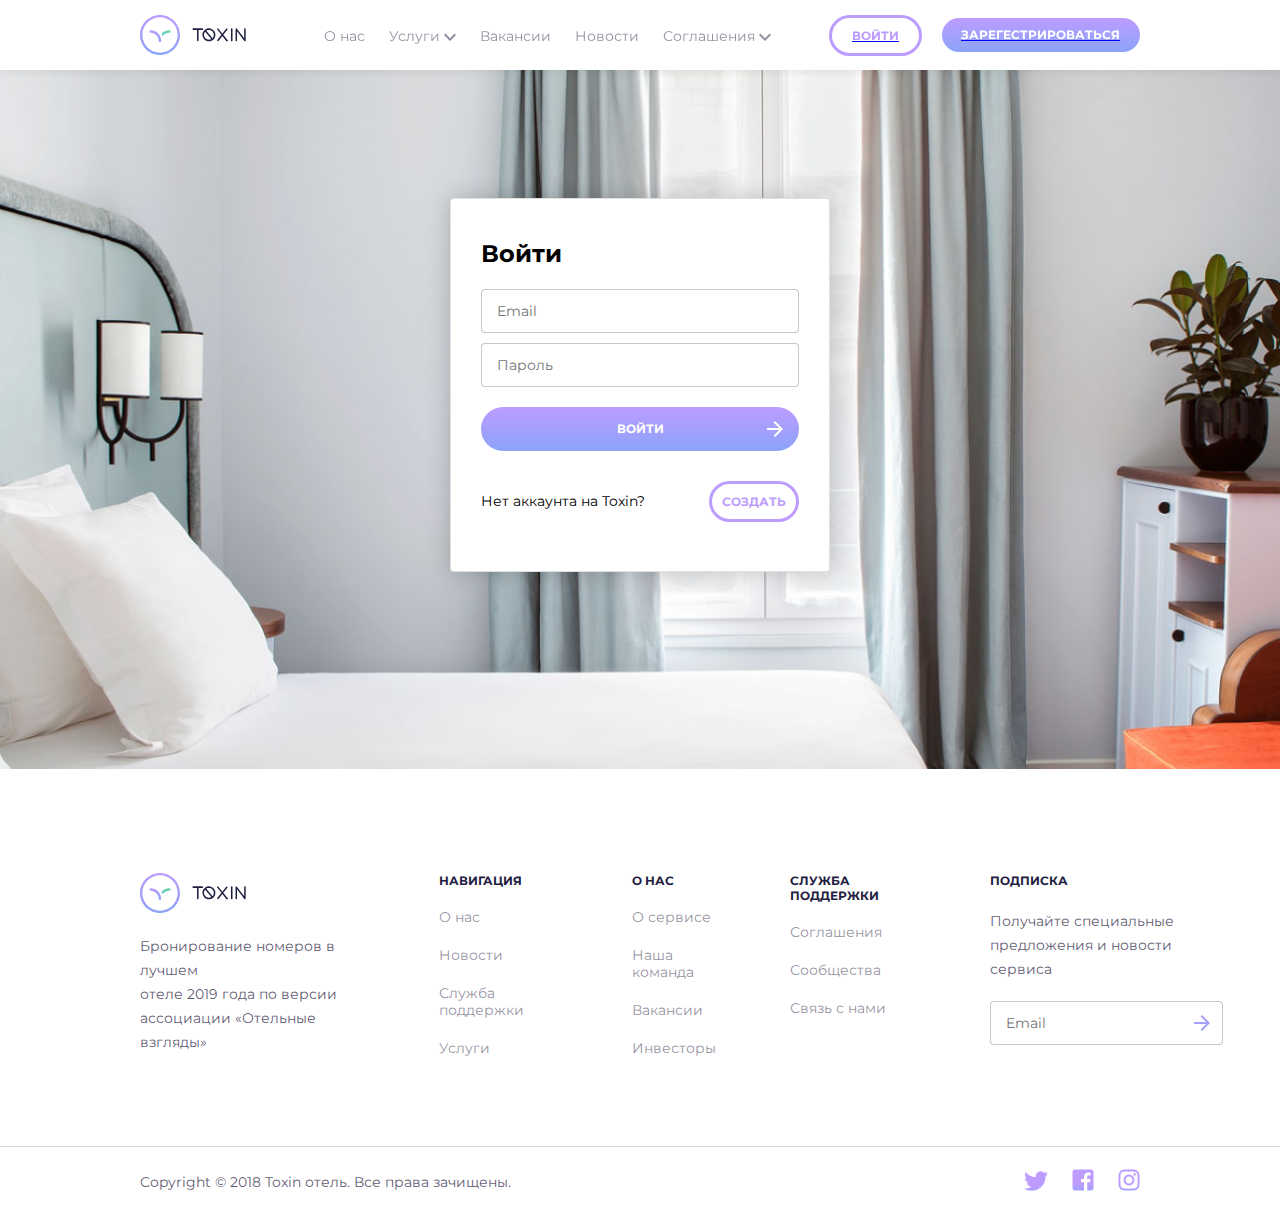
<file: HTML/index-signin.html>
<head>
    <meta charset="UTF-8" />
    <meta name="viewport" content="width=device-width, initial-scale=1.0" />
    <title>Toxin Hotel</title>
    <link rel="stylesheet" href="https://stackpath.bootstrapcdn.com/bootstrap/4.5.0/css/bootstrap.min.css" integrity="sha384-9aIt2nRpC12Uk9gS9baDl411NQApFmC26EwAOH8WgZl5MYYxFfc+NcPb1dKGj7Sk" crossorigin="anonymous" />
    <link href="../CSS/index-style.css" type="text/css" rel="stylesheet" />
    <link href="../CSS/normalize.css" type="text/css" rel="stylesheet" />
    <link rel="stylesheet" href="../CSS/jquery-ui.min.css">
    <link rel="stylesheet" href="../CSS/jquery-ui.multidatespicker.css">
    <style>
        @import url("https://fonts.googleapis.com/css2?family=Montserrat:wght@400;700&display=swap");
    </style>
    <link rel="shortcut icon" href="../favicon.png" type="image/png">
</head>

<body>
    <!-- This website is in development phase, it is not adopted for screens wider 1440px 
    and higher than 900px. I mostly used flex, because
    it is easier and will be less difficult to adopt in the nearest future -->
    <!-- Start Hedader with Navigation -->
    <div class="header">
        <a href="../index.html">
            <svg class="header_logo" width="106" height="40" viewBox="0 0 106 40" fill="none" xmlns="http://www.w3.org/2000/svg">
        <path
          d="M62.335 13.3683C62.5567 13.3683 62.7375 13.4442 62.8775 13.5958C63.0292 13.7358 63.105 13.9167 63.105 14.1383C63.105 14.3483 63.0292 14.5292 62.8775 14.6808C62.7375 14.8325 62.5567 14.9083 62.335 14.9083H58.5725V25.4083C58.5725 25.63 58.4967 25.8167 58.345 25.9683C58.205 26.1083 58.0242 26.1783 57.8025 26.1783C57.5925 26.1783 57.4117 26.1083 57.26 25.9683C57.1083 25.8167 57.0325 25.63 57.0325 25.4083V14.9083H53.27C53.06 14.9083 52.8792 14.8325 52.7275 14.6808C52.5758 14.5292 52.5 14.3483 52.5 14.1383C52.5 13.9167 52.5758 13.7358 52.7275 13.5958C52.8792 13.4442 53.06 13.3683 53.27 13.3683H62.335Z"
          fill="#1F2041"
        />
        <path
          d="M68.9076 13.3683C69.7943 13.3683 70.6285 13.5375 71.4101 13.8758C72.2034 14.2142 72.8918 14.675 73.4751 15.2583C74.0701 15.8417 74.5368 16.53 74.8751 17.3233C75.2134 18.105 75.3826 18.9392 75.3826 19.8258C75.3826 20.8642 75.1609 21.8208 74.7176 22.6958C74.2743 23.5708 73.6735 24.3058 72.9151 24.9008C72.9151 24.9008 72.9035 24.9125 72.8801 24.9358C72.3201 25.3558 71.7076 25.6883 71.0426 25.9333C70.3776 26.1667 69.6659 26.2833 68.9076 26.2833C68.0209 26.2833 67.1868 26.1142 66.4051 25.7758C65.6234 25.4375 64.9351 24.9767 64.3401 24.3933C63.7568 23.81 63.2959 23.1275 62.9576 22.3458C62.6193 21.5642 62.4501 20.7242 62.4501 19.8258C62.4501 18.8458 62.6484 17.9417 63.0451 17.1133C63.4418 16.2733 63.9843 15.5558 64.6726 14.9608L64.7426 14.8908C64.7543 14.8908 64.7718 14.8792 64.7951 14.8558C65.3551 14.3892 65.9851 14.0275 66.6851 13.7708C67.3851 13.5025 68.1259 13.3683 68.9076 13.3683ZM68.9076 24.7433C69.3509 24.7433 69.771 24.6908 70.1676 24.5858C70.576 24.4692 70.9609 24.3117 71.3226 24.1133L65.1801 16.6408C64.8068 17.0725 64.5151 17.5625 64.3051 18.1108C64.0951 18.6475 63.9901 19.2192 63.9901 19.8258C63.9901 20.5025 64.1185 21.1383 64.3751 21.7333C64.6318 22.3283 64.9818 22.8533 65.4251 23.3083C65.8801 23.7517 66.4051 24.1017 67.0001 24.3583C67.5951 24.615 68.2309 24.7433 68.9076 24.7433ZM72.5301 23.1508C72.9384 22.7075 73.2535 22.2058 73.4751 21.6458C73.7085 21.0742 73.8251 20.4675 73.8251 19.8258C73.8251 19.1492 73.6968 18.5133 73.4401 17.9183C73.1834 17.3233 72.8276 16.8042 72.3726 16.3608C71.9293 15.9058 71.4101 15.55 70.8151 15.2933C70.2201 15.0367 69.5843 14.9083 68.9076 14.9083C68.4409 14.9083 67.9918 14.9725 67.5601 15.1008C67.1284 15.2175 66.7259 15.3925 66.3526 15.6258L72.5301 23.1508Z"
          fill="#1F2041"
        />
        <path
          d="M82.351 20.6308C82.1177 20.6308 81.9194 20.5375 81.756 20.3508L77.2585 14.5758C77.1302 14.4125 77.0777 14.2317 77.101 14.0333C77.1244 13.8233 77.2177 13.6542 77.381 13.5258C77.5444 13.3975 77.7252 13.3508 77.9235 13.3858C78.1335 13.4092 78.3027 13.5025 78.431 13.6658L82.351 18.6708L86.1835 13.7533C86.3119 13.59 86.4752 13.4967 86.6735 13.4733C86.8835 13.45 87.0702 13.5025 87.2335 13.6308C87.3969 13.7592 87.4902 13.9283 87.5135 14.1383C87.5369 14.3367 87.4844 14.5175 87.356 14.6808L82.946 20.3508C82.7944 20.5375 82.596 20.6308 82.351 20.6308ZM87.2685 26.2658C87.2219 26.2658 87.146 26.26 87.041 26.2483C86.9477 26.2367 86.8369 26.2075 86.7085 26.1608C86.5802 26.1025 86.4402 26.0267 86.2885 25.9333C86.1485 25.8283 86.0085 25.6883 85.8685 25.5133L82.351 20.9808L78.5185 25.9158C78.3902 26.0792 78.221 26.1725 78.011 26.1958C77.8127 26.2192 77.6319 26.1667 77.4685 26.0383C77.3052 25.91 77.2119 25.7467 77.1885 25.5483C77.1652 25.3383 77.2177 25.1517 77.346 24.9883L81.756 19.3183C81.896 19.1317 82.0885 19.0383 82.3335 19.0383C82.5902 19.0383 82.7944 19.1317 82.946 19.3183L87.041 24.5683C87.0994 24.65 87.1519 24.7025 87.1985 24.7258C87.2452 24.7492 87.2802 24.7667 87.3035 24.7783C87.5019 24.7783 87.6652 24.8483 87.7935 24.9883C87.9335 25.1167 88.0094 25.28 88.021 25.4783C88.0444 25.6883 87.986 25.8692 87.846 26.0208C87.706 26.1725 87.531 26.2542 87.321 26.2658H87.2685Z"
          fill="#1F2041"
        />
        <path
          d="M91.7343 26.2658C91.5126 26.2658 91.326 26.19 91.1743 26.0383C91.0226 25.8867 90.9468 25.7 90.9468 25.4783V14.1033C90.9468 13.8933 91.0226 13.7125 91.1743 13.5608C91.326 13.4092 91.5126 13.3333 91.7343 13.3333C91.9443 13.3333 92.1251 13.4092 92.2768 13.5608C92.4285 13.7125 92.5043 13.8933 92.5043 14.1033V25.4783C92.5043 25.7 92.4285 25.8867 92.2768 26.0383C92.1251 26.19 91.9443 26.2658 91.7343 26.2658Z"
          fill="#1F2041"
        />
        <path
          d="M104.938 26.2308C104.681 26.2308 104.483 26.1317 104.343 25.9333L97.0452 16.3433V25.4783C97.0452 25.6883 96.9693 25.8692 96.8177 26.0208C96.6777 26.1608 96.5027 26.2308 96.2927 26.2308C96.0943 26.2308 95.9193 26.1608 95.7677 26.0208C95.616 25.8692 95.5402 25.6883 95.5402 25.4783V14.1208C95.5402 13.9575 95.5868 13.8117 95.6802 13.6833C95.7735 13.555 95.9018 13.4675 96.0652 13.4208C96.2168 13.3625 96.3685 13.3567 96.5202 13.4033C96.6718 13.45 96.8002 13.5375 96.9052 13.6658L104.185 23.2733V14.1208C104.185 13.9225 104.255 13.7475 104.395 13.5958C104.547 13.4442 104.728 13.3683 104.938 13.3683C105.148 13.3683 105.323 13.4442 105.463 13.5958C105.614 13.7475 105.69 13.9225 105.69 14.1208V25.4783C105.69 25.6417 105.643 25.7875 105.55 25.9158C105.457 26.0442 105.334 26.1375 105.183 26.1958C105.066 26.2192 104.984 26.2308 104.938 26.2308Z"
          fill="#1F2041"
        />
        <path
          d="M19.9999 27.0589C19.3528 27.0589 18.8234 26.5295 18.8234 25.8824C18.8234 21.353 15.1175 17.6471 10.5881 17.6471C9.94103 17.6471 9.41162 17.1177 9.41162 16.4707C9.41162 15.8236 9.94103 15.2942 10.5881 15.2942C16.441 15.2942 21.1763 20.0295 21.1763 25.8824C21.1763 26.5295 20.6469 27.0589 19.9999 27.0589Z"
          fill="url(#paint0_linear)"
        />
        <path
          d="M30.5882 16.4707C30.5882 17.1177 30.0588 17.6471 29.4117 17.6471C26.6176 17.6471 24.1176 19.0589 22.647 21.206C22.3235 20.3824 21.9411 19.6177 21.4705 18.9118C23.4117 16.6765 26.2646 15.2942 29.4117 15.2942C30.0588 15.2942 30.5882 15.8236 30.5882 16.4707Z"
          fill="url(#paint1_linear)"
        />
        <path
          d="M20 40C8.97059 40 0 31.0294 0 20C0 8.97059 8.97059 0 20 0C31.0294 0 40 8.97059 40 20C40 31.0294 31.0294 40 20 40ZM20 2.35294C10.2647 2.35294 2.35294 10.2647 2.35294 20C2.35294 29.7353 10.2647 37.6471 20 37.6471C29.7353 37.6471 37.6471 29.7353 37.6471 20C37.6471 10.2647 29.7353 2.35294 20 2.35294Z"
          fill="url(#paint2_linear)"
        />
        <defs>
          <linearGradient
            id="paint0_linear"
            x1="15.294"
            y1="15.2942"
            x2="15.294"
            y2="27.0589"
            gradientUnits="userSpaceOnUse"
          >
            <stop stop-color="#BC9CFF" />
            <stop offset="1" stop-color="#8BA4F9" />
          </linearGradient>
          <linearGradient
            id="paint1_linear"
            x1="26.0293"
            y1="15.2942"
            x2="26.0293"
            y2="21.206"
            gradientUnits="userSpaceOnUse"
          >
            <stop stop-color="#6FCF97" />
            <stop offset="1" stop-color="#66D2EA" />
          </linearGradient>
          <linearGradient
            id="paint2_linear"
            x1="20"
            y1="0"
            x2="20"
            y2="40"
            gradientUnits="userSpaceOnUse"
          >
            <stop stop-color="#BC9CFF" />
            <stop offset="1" stop-color="#8BA4F9" />
          </linearGradient>
        </defs>
        </svg>
        </a>
        <nav>
            <ul class="nav">
                <li>О нас</li>
                <li>
                    Услуги
                    <svg class="nav_arrow" width="12" height="8" viewBox="0 0 12 8" fill="none" xmlns="http://www.w3.org/2000/svg">
              <path
                d="M10.5938 0.578125L12 1.98438L6 7.98438L0 1.98438L1.40625 0.578125L6 5.17188L10.5938 0.578125Z"
                fill="#1F2041"
                fill-opacity="0.5"
              />
            </svg>
                </li>
                <li>Вакансии</li>
                <li>Новости</li>
                <li>
                    Соглашения
                    <svg class="nav_arrow" width="12" height="8" viewBox="0 0 12 8" fill="none" xmlns="http://www.w3.org/2000/svg">
              <path
                d="M10.5938 0.578125L12 1.98438L6 7.98438L0 1.98438L1.40625 0.578125L6 5.17188L10.5938 0.578125Z"
                fill="#1F2041"
                fill-opacity="0.5"
              />
            </svg>
                </li>
            </ul>
        </nav>
        <div class="header_more">
            <span class="burger-line"></span>
            <span class="burger-line"></span>
            <span class="burger-line"></span>
        </div>
        <a href="index-signin.html">
            <div class="header_signin">Войти</div>
        </a>
        <a href="index-signup.html">
            <div class="header_signup">Зарегестрироваться</div>
        </a>
    </div>
    <!-- End Header with Navigation -->
    <div class="mobile_section hide">
        <a href="/HTML/index-signin.html">
            <div class="mobile_signin">Войти</div>
        </a>
        <a href="/HTML/index-signup.html">
            <div class="mobile_signup">Зарегестрироваться</div>
        </a>
        <ul>
            <li>О нас</li>
            <li>Услуги</li>
            <li>Вакансии</li>
            <li>Новости</li>
            <li>Соглашения</li>
        </ul>
    </div>
    <!-- Start Main Section-->
    <div class="main_buttonclicked">
        <!--  start Sign In section -->
        <div class="main-window signin">
            <h4 class="window_header">Войти</h4>
            <input type="text" id="index_signup_login" class="input_data" placeholder="Email" />
            <input type="password" id="index_signin_password" class="input_data" placeholder="Пароль" />
            <input type="submit" value="Войти" class="window-data_submit" />
            <div class="window-unusualcase_section">
                <span class="window-unusualcase_text">Нет аккаунта на Toxin?</span>
                <div class="window-unusualcase_button">Создать</div>
            </div>
        </div>
        <!--  finish Sign In Section -->
        <!-- End Main Section -->
    </div>
    <!-- Start Footer Section -->
    <!-- Start Footer Info Section -->
    <div class="footer">
        <div class="footer-info">
            <!-- Start Footer "Table" -->
            <!-- First Column -->
            <div class="footer-column" style="margin-left: 140px;">
                <svg class="footer_logo" width="106" height="40" viewBox="0 0 106 40" fill="none" xmlns="http://www.w3.org/2000/svg">
              <path
                d="M62.335 13.3683C62.5567 13.3683 62.7375 13.4441 62.8775 13.5958C63.0292 13.7358 63.105 13.9166 63.105 14.1383C63.105 14.3483 63.0292 14.5291 62.8775 14.6808C62.7375 14.8325 62.5567 14.9083 62.335 14.9083H58.5725V25.4083C58.5725 25.63 58.4967 25.8166 58.345 25.9683C58.205 26.1083 58.0242 26.1783 57.8025 26.1783C57.5925 26.1783 57.4117 26.1083 57.26 25.9683C57.1083 25.8166 57.0325 25.63 57.0325 25.4083V14.9083H53.27C53.06 14.9083 52.8792 14.8325 52.7275 14.6808C52.5758 14.5291 52.5 14.3483 52.5 14.1383C52.5 13.9166 52.5758 13.7358 52.7275 13.5958C52.8792 13.4441 53.06 13.3683 53.27 13.3683H62.335Z"
                fill="#1F2041"
              />
              <path
                d="M68.9076 13.3683C69.7943 13.3683 70.6285 13.5375 71.4101 13.8758C72.2035 14.2141 72.8918 14.675 73.4751 15.2583C74.0701 15.8416 74.5368 16.53 74.8751 17.3233C75.2134 18.105 75.3826 18.9391 75.3826 19.8258C75.3826 20.8641 75.1609 21.8208 74.7176 22.6958C74.2743 23.5708 73.6735 24.3058 72.9151 24.9008C72.9151 24.9008 72.9035 24.9125 72.8801 24.9358C72.3201 25.3558 71.7076 25.6883 71.0426 25.9333C70.3776 26.1666 69.666 26.2833 68.9076 26.2833C68.0209 26.2833 67.1868 26.1141 66.4051 25.7758C65.6234 25.4375 64.9351 24.9766 64.3401 24.3933C63.7568 23.81 63.296 23.1275 62.9576 22.3458C62.6193 21.5641 62.4501 20.7241 62.4501 19.8258C62.4501 18.8458 62.6484 17.9416 63.0451 17.1133C63.4418 16.2733 63.9843 15.5558 64.6726 14.9608L64.7426 14.8908C64.7543 14.8908 64.7718 14.8791 64.7951 14.8558C65.3551 14.3891 65.9851 14.0275 66.6851 13.7708C67.3851 13.5025 68.1259 13.3683 68.9076 13.3683ZM68.9076 24.7433C69.351 24.7433 69.771 24.6908 70.1676 24.5858C70.576 24.4691 70.961 24.3116 71.3226 24.1133L65.1801 16.6408C64.8068 17.0725 64.5151 17.5625 64.3051 18.1108C64.0951 18.6475 63.9901 19.2191 63.9901 19.8258C63.9901 20.5025 64.1185 21.1383 64.3751 21.7333C64.6318 22.3283 64.9818 22.8533 65.4251 23.3083C65.8801 23.7516 66.4051 24.1016 67.0001 24.3583C67.5951 24.615 68.231 24.7433 68.9076 24.7433ZM72.5301 23.1508C72.9384 22.7075 73.2535 22.2058 73.4751 21.6458C73.7085 21.0741 73.8251 20.4675 73.8251 19.8258C73.8251 19.1491 73.6968 18.5133 73.4401 17.9183C73.1834 17.3233 72.8276 16.8041 72.3726 16.3608C71.9293 15.9058 71.4101 15.55 70.8151 15.2933C70.2201 15.0366 69.5843 14.9083 68.9076 14.9083C68.4409 14.9083 67.9918 14.9725 67.5601 15.1008C67.1284 15.2175 66.7259 15.3925 66.3526 15.6258L72.5301 23.1508Z"
                fill="#1F2041"
              />
              <path
                d="M82.351 20.6308C82.1177 20.6308 81.9194 20.5375 81.756 20.3508L77.2585 14.5758C77.1302 14.4125 77.0777 14.2316 77.101 14.0333C77.1244 13.8233 77.2177 13.6541 77.381 13.5258C77.5444 13.3975 77.7252 13.3508 77.9235 13.3858C78.1335 13.4091 78.3027 13.5025 78.431 13.6658L82.351 18.6708L86.1835 13.7533C86.3119 13.59 86.4752 13.4966 86.6735 13.4733C86.8835 13.45 87.0702 13.5025 87.2335 13.6308C87.3969 13.7591 87.4902 13.9283 87.5135 14.1383C87.5369 14.3366 87.4844 14.5175 87.356 14.6808L82.946 20.3508C82.7944 20.5375 82.596 20.6308 82.351 20.6308ZM87.2685 26.2658C87.2219 26.2658 87.146 26.26 87.041 26.2483C86.9477 26.2366 86.8369 26.2075 86.7085 26.1608C86.5802 26.1025 86.4402 26.0266 86.2885 25.9333C86.1485 25.8283 86.0085 25.6883 85.8685 25.5133L82.351 20.9808L78.5185 25.9158C78.3902 26.0791 78.221 26.1725 78.011 26.1958C77.8127 26.2191 77.6319 26.1666 77.4685 26.0383C77.3052 25.91 77.2119 25.7466 77.1885 25.5483C77.1652 25.3383 77.2177 25.1516 77.346 24.9883L81.756 19.3183C81.896 19.1316 82.0885 19.0383 82.3335 19.0383C82.5902 19.0383 82.7944 19.1316 82.946 19.3183L87.041 24.5683C87.0994 24.65 87.1519 24.7025 87.1985 24.7258C87.2452 24.7491 87.2802 24.7666 87.3035 24.7783C87.5019 24.7783 87.6652 24.8483 87.7935 24.9883C87.9335 25.1166 88.0094 25.28 88.021 25.4783C88.0444 25.6883 87.986 25.8691 87.846 26.0208C87.706 26.1725 87.531 26.2541 87.321 26.2658H87.2685Z"
                fill="#1F2041"
              />
              <path
                d="M91.7343 26.2658C91.5126 26.2658 91.326 26.19 91.1743 26.0383C91.0226 25.8866 90.9468 25.7 90.9468 25.4783V14.1033C90.9468 13.8933 91.0226 13.7125 91.1743 13.5608C91.326 13.4091 91.5126 13.3333 91.7343 13.3333C91.9443 13.3333 92.1251 13.4091 92.2768 13.5608C92.4285 13.7125 92.5043 13.8933 92.5043 14.1033V25.4783C92.5043 25.7 92.4285 25.8866 92.2768 26.0383C92.1251 26.19 91.9443 26.2658 91.7343 26.2658Z"
                fill="#1F2041"
              />
              <path
                d="M104.938 26.2308C104.681 26.2308 104.483 26.1316 104.343 25.9333L97.0452 16.3433V25.4783C97.0452 25.6883 96.9693 25.8691 96.8177 26.0208C96.6777 26.1608 96.5027 26.2308 96.2927 26.2308C96.0943 26.2308 95.9193 26.1608 95.7677 26.0208C95.616 25.8691 95.5402 25.6883 95.5402 25.4783V14.1208C95.5402 13.9575 95.5868 13.8116 95.6802 13.6833C95.7735 13.555 95.9018 13.4675 96.0652 13.4208C96.2168 13.3625 96.3685 13.3566 96.5202 13.4033C96.6718 13.45 96.8002 13.5375 96.9052 13.6658L104.185 23.2733V14.1208C104.185 13.9225 104.255 13.7475 104.395 13.5958C104.547 13.4441 104.728 13.3683 104.938 13.3683C105.148 13.3683 105.323 13.4441 105.463 13.5958C105.614 13.7475 105.69 13.9225 105.69 14.1208V25.4783C105.69 25.6416 105.643 25.7875 105.55 25.9158C105.457 26.0441 105.334 26.1375 105.183 26.1958C105.066 26.2191 104.984 26.2308 104.938 26.2308Z"
                fill="#1F2041"
              />
              <path
                d="M19.9999 27.0589C19.3528 27.0589 18.8234 26.5295 18.8234 25.8824C18.8234 21.353 15.1175 17.6471 10.5881 17.6471C9.94103 17.6471 9.41162 17.1177 9.41162 16.4707C9.41162 15.8236 9.94103 15.2942 10.5881 15.2942C16.441 15.2942 21.1763 20.0295 21.1763 25.8824C21.1763 26.5295 20.6469 27.0589 19.9999 27.0589Z"
                fill="url(#paint0_linear)"
              />
              <path
                d="M30.5882 16.4707C30.5882 17.1177 30.0588 17.6471 29.4117 17.6471C26.6176 17.6471 24.1176 19.0589 22.647 21.206C22.3235 20.3824 21.9411 19.6177 21.4705 18.9118C23.4117 16.6765 26.2646 15.2942 29.4117 15.2942C30.0588 15.2942 30.5882 15.8236 30.5882 16.4707Z"
                fill="url(#paint1_linear)"
              />
              <path
                d="M20 40C8.97059 40 0 31.0294 0 20C0 8.97059 8.97059 0 20 0C31.0294 0 40 8.97059 40 20C40 31.0294 31.0294 40 20 40ZM20 2.35294C10.2647 2.35294 2.35294 10.2647 2.35294 20C2.35294 29.7353 10.2647 37.6471 20 37.6471C29.7353 37.6471 37.6471 29.7353 37.6471 20C37.6471 10.2647 29.7353 2.35294 20 2.35294Z"
                fill="url(#paint2_linear)"
              />
              <defs>
                <linearGradient
                  id="paint0_linear"
                  x1="15.294"
                  y1="15.2942"
                  x2="15.294"
                  y2="27.0589"
                  gradientUnits="userSpaceOnUse"
                >
                  <stop stop-color="#BC9CFF" />
                  <stop offset="1" stop-color="#8BA4F9" />
                </linearGradient>
                <linearGradient
                  id="paint1_linear"
                  x1="26.0293"
                  y1="15.2942"
                  x2="26.0293"
                  y2="21.206"
                  gradientUnits="userSpaceOnUse"
                >
                  <stop stop-color="#6FCF97" />
                  <stop offset="1" stop-color="#66D2EA" />
                </linearGradient>
                <linearGradient
                  id="paint2_linear"
                  x1="20"
                  y1="0"
                  x2="20"
                  y2="40"
                  gradientUnits="userSpaceOnUse"
                >
                  <stop stop-color="#BC9CFF" />
                  <stop offset="1" stop-color="#8BA4F9" />
                </linearGradient>
              </defs>
            </svg>
                <span class="footer-info_text">Бронирование номеров в лучшем <br />отеле 2019 года по версии<br />
              ассоциации «Отельные взгляды»
            </span>
            </div>
            <!-- Second Column -->
            <div class="footer-column">
                <span class="footer-column_header">Навигация</span>
                <span class="footer-column_row">О нас</span>
                <span class="footer-column_row">Новости</span>
                <span class="footer-column_row">Служба поддержки</span>
                <span class="footer-column_row">Услуги</span>
            </div>
            <!-- Third Column -->
            <div class="footer-column">
                <span class="footer-column_header">О нас</span>
                <span class="footer-column_row">О сервисе</span>
                <span class="footer-column_row">Наша команда</span>
                <span class="footer-column_row">Вакансии</span>
                <span class="footer-column_row">Инвесторы</span>
            </div>
            <!-- Fourth Column -->
            <div class="footer-column">
                <span class="footer-column_header">Служба поддержки</span>
                <span class="footer-column_row">Соглашения</span>
                <span class="footer-column_row">Сообщества</span>
                <span class="footer-column_row">Связь с нами</span>
            </div>
            <!-- Fifth Column -->
            <div class="footer-column">
                <span class="footer-column_header">Подписка</span>
                <span class="footer-info_text">
              Получайте специальные <br />предложения и новости сервиса
            </span>
                <input placeholder="Email" class="footer-info_input" type="email" />
            </div>
        </div>
        <!-- End Footer "Table" -->
        <!-- End Footer Info Section -->
        <!-- Start Foooter CopyR Section -->
        <div class="footer-copyrights">
            <span class="footer-copyrights_text">Copyright © 2018 Toxin отель. Все права зачищены.</span
          >
          <div class="footer_copyrights_socnet">
            <svg
              class="socnet"
              width="24"
              height="20"
              viewBox="0 0 24 20"
              fill="none"
              xmlns="http://www.w3.org/2000/svg"
            >
              <path
                d="M21.5156 5.125C21.5469 5.25 21.5625 5.45312 21.5625 5.73438C21.5625 7.98438 21.0156 10.1562 19.9219 12.25C18.7969 14.4688 17.2188 16.2344 15.1875 17.5469C12.9688 19.0156 10.4219 19.75 7.54688 19.75C4.79688 19.75 2.28125 19.0156 0 17.5469C0.34375 17.5781 0.734375 17.5938 1.17188 17.5938C3.45312 17.5938 5.5 16.8906 7.3125 15.4844C6.21875 15.4844 5.25 15.1719 4.40625 14.5469C3.59375 13.8906 3.03125 13.0781 2.71875 12.1094C3.03125 12.1406 3.32812 12.1562 3.60938 12.1562C4.04688 12.1562 4.48438 12.1094 4.92188 12.0156C3.79688 11.7656 2.85938 11.1875 2.10938 10.2812C1.35938 9.375 0.984375 8.34375 0.984375 7.1875V7.09375C1.67188 7.5 2.40625 7.71875 3.1875 7.75C2.53125 7.28125 2 6.6875 1.59375 5.96875C1.1875 5.25 0.984375 4.46875 0.984375 3.625C0.984375 2.75 1.21875 1.92188 1.6875 1.14062C2.90625 2.67188 4.39062 3.89063 6.14062 4.79688C7.92188 5.70312 9.8125 6.20312 11.8125 6.29688C11.75 5.92188 11.7188 5.54688 11.7188 5.17188C11.7188 4.29687 11.9375 3.48438 12.375 2.73438C12.8125 1.95312 13.4062 1.34375 14.1562 0.90625C14.9062 0.46875 15.7188 0.25 16.5938 0.25C17.3125 0.25 17.9688 0.390625 18.5625 0.671875C19.1875 0.953125 19.7344 1.32812 20.2031 1.79688C21.3281 1.57812 22.375 1.1875 23.3438 0.625C22.9688 1.78125 22.25 2.6875 21.1875 3.34375C22.125 3.21875 23.0625 2.95313 24 2.54688C23.3125 3.54687 22.4844 4.40625 21.5156 5.125Z"
                fill="url(#paint0_linear)"
              />
              <defs>
                <linearGradient
                  id="paint0_linear"
                  x1="12"
                  y1="-2"
                  x2="12"
                  y2="22"
                  gradientUnits="userSpaceOnUse"
                >
                  <stop stop-color="#BC9CFF" />
                  <stop offset="1" stop-color="#8BA4F9" />
                </linearGradient>
              </defs>
            </svg>
            <svg
              class="socnet"
              width="22"
              height="22"
              viewBox="0 0 22 22"
              fill="none"
              xmlns="http://www.w3.org/2000/svg"
            >
              <path
                d="M21.5 2.75V19.25C21.5 19.875 21.2812 20.4062 20.8438 20.8438C20.4062 21.2812 19.875 21.5 19.25 21.5H15.2656V13.2031H18.0781L18.5 10.0156H15.2656V8C15.2656 7.5 15.3594 7.125 15.5469 6.875C15.7969 6.59375 16.2188 6.45312 16.8125 6.45312H18.5V3.64062C17.8438 3.54688 17.0312 3.5 16.0625 3.5C14.8125 3.5 13.8125 3.875 13.0625 4.625C12.3438 5.34375 11.9844 6.35938 11.9844 7.67188V10.0156H9.125V13.2031H11.9844V21.5H2.75C2.125 21.5 1.59375 21.2812 1.15625 20.8438C0.71875 20.4062 0.5 19.875 0.5 19.25V2.75C0.5 2.125 0.71875 1.59375 1.15625 1.15625C1.59375 0.71875 2.125 0.5 2.75 0.5H19.25C19.875 0.5 20.4062 0.71875 20.8438 1.15625C21.2812 1.59375 21.5 2.125 21.5 2.75Z"
                fill="url(#paint0_linear)"
              />
              <defs>
                <linearGradient
                  id="paint0_linear"
                  x1="11"
                  y1="-1"
                  x2="11"
                  y2="23"
                  gradientUnits="userSpaceOnUse"
                >
                  <stop stop-color="#BC9CFF" />
                  <stop offset="1" stop-color="#8BA4F9" />
                </linearGradient>
              </defs>
            </svg>
            <svg
              class="socnet"
              width="22"
              height="22"
              viewBox="0 0 22 22"
              fill="none"
              xmlns="http://www.w3.org/2000/svg"
            >
              <path
                d="M11 5.60938C10.0312 5.60938 9.125 5.85937 8.28125 6.35938C7.46875 6.82812 6.8125 7.48438 6.3125 8.32812C5.84375 9.14062 5.60938 10.0312 5.60938 11C5.60938 11.9688 5.84375 12.875 6.3125 13.7188C6.8125 14.5312 7.46875 15.1875 8.28125 15.6875C9.125 16.1562 10.0312 16.3906 11 16.3906C11.9688 16.3906 12.8594 16.1562 13.6719 15.6875C14.5156 15.1875 15.1719 14.5312 15.6406 13.7188C16.1406 12.875 16.3906 11.9688 16.3906 11C16.3906 10.0312 16.1406 9.14062 15.6406 8.32812C15.1719 7.48438 14.5156 6.82812 13.6719 6.35938C12.8594 5.85937 11.9688 5.60938 11 5.60938ZM11 14.5156C10.0312 14.5156 9.20312 14.1719 8.51562 13.4844C7.82812 12.7969 7.48438 11.9688 7.48438 11C7.48438 10.0312 7.82812 9.20312 8.51562 8.51562C9.20312 7.82812 10.0312 7.48438 11 7.48438C11.9688 7.48438 12.7969 7.82812 13.4844 8.51562C14.1719 9.20312 14.5156 10.0312 14.5156 11C14.5156 11.9688 14.1719 12.7969 13.4844 13.4844C12.7969 14.1719 11.9688 14.5156 11 14.5156ZM17.8906 5.375C17.8594 5.71875 17.7188 6.01563 17.4688 6.26562C17.25 6.51562 16.9688 6.64062 16.625 6.64062C16.2812 6.64062 15.9844 6.51562 15.7344 6.26562C15.4844 6.01563 15.3594 5.71875 15.3594 5.375C15.3594 5.03125 15.4844 4.73437 15.7344 4.48438C15.9844 4.23438 16.2812 4.10938 16.625 4.10938C16.9688 4.10938 17.2656 4.23438 17.5156 4.48438C17.7656 4.73437 17.8906 5.03125 17.8906 5.375ZM21.4531 6.64062C21.3906 5.73438 21.25 4.95312 21.0312 4.29688C20.75 3.51562 20.3125 2.84375 19.7188 2.28125C19.1562 1.6875 18.4844 1.25 17.7031 0.96875C17.0469 0.75 16.2656 0.625 15.3594 0.59375C14.4844 0.53125 13.0312 0.5 11 0.5C8.96875 0.5 7.5 0.53125 6.59375 0.59375C5.71875 0.625 4.95312 0.75 4.29688 0.96875C3.51562 1.25 2.82812 1.6875 2.23438 2.28125C1.67188 2.84375 1.25 3.51562 0.96875 4.29688C0.75 4.95312 0.609375 5.73438 0.546875 6.64062C0.515625 7.51562 0.5 8.96875 0.5 11C0.5 13.0312 0.515625 14.5 0.546875 15.4062C0.609375 16.2812 0.75 17.0469 0.96875 17.7031C1.25 18.4844 1.67188 19.1719 2.23438 19.7656C2.82812 20.3281 3.51562 20.7344 4.29688 20.9844C4.95312 21.2344 5.71875 21.375 6.59375 21.4062C7.5 21.4688 8.96875 21.5 11 21.5C13.0312 21.5 14.4844 21.4688 15.3594 21.4062C16.2656 21.375 17.0469 21.25 17.7031 21.0312C18.4844 20.75 19.1562 20.3281 19.7188 19.7656C20.3125 19.1719 20.75 18.4844 21.0312 17.7031C21.25 17.0469 21.375 16.2812 21.4062 15.4062C21.4688 14.5 21.5 13.0312 21.5 11C21.5 8.96875 21.4844 7.51562 21.4531 6.64062ZM19.2031 17.1875C18.8281 18.125 18.1562 18.7969 17.1875 19.2031C16.6875 19.3906 15.8438 19.5156 14.6562 19.5781C14 19.6094 13.0312 19.625 11.75 19.625H10.25C9 19.625 8.03125 19.6094 7.34375 19.5781C6.1875 19.5156 5.34375 19.3906 4.8125 19.2031C3.875 18.8281 3.20312 18.1562 2.79688 17.1875C2.60938 16.6562 2.48438 15.8125 2.42188 14.6562C2.39062 13.9688 2.375 13 2.375 11.75V10.25C2.375 9 2.39062 8.03125 2.42188 7.34375C2.48438 6.15625 2.60938 5.3125 2.79688 4.8125C3.17188 3.84375 3.84375 3.17188 4.8125 2.79688C5.34375 2.60938 6.1875 2.48437 7.34375 2.42188C8.03125 2.39062 9 2.375 10.25 2.375H11.75C13 2.375 13.9688 2.39062 14.6562 2.42188C15.8438 2.48437 16.6875 2.60938 17.1875 2.79688C18.1562 3.17188 18.8281 3.84375 19.2031 4.8125C19.3906 5.3125 19.5156 6.15625 19.5781 7.34375C19.6094 8 19.625 8.96875 19.625 10.25V11.75C19.625 13 19.6094 13.9688 19.5781 14.6562C19.5156 15.8125 19.3906 16.6562 19.2031 17.1875Z"
                fill="url(#paint0_linear)"
              />
              <defs>
                <linearGradient
                  id="paint0_linear"
                  x1="11"
                  y1="-1"
                  x2="11"
                  y2="23"
                  gradientUnits="userSpaceOnUse"
                >
                  <stop stop-color="#BC9CFF" />
                  <stop offset="1" stop-color="#8BA4F9" />
                </linearGradient>
              </defs>
            </svg>
          </div>
        </div>
        <!-- End Footer CopyR section -->
      </div>
      <!-- End Footer Info Section -->
      <script src="../JS/jquery-3.5.1.min.js"></script>
      <script src="../JS/jquery-ui.min.js"></script>
      <script src="../JS/jquery-ui.multidatespicker.js"></script>
      <script src="../JS/index-script.js"></script>
    </body>
  </html>
</file>
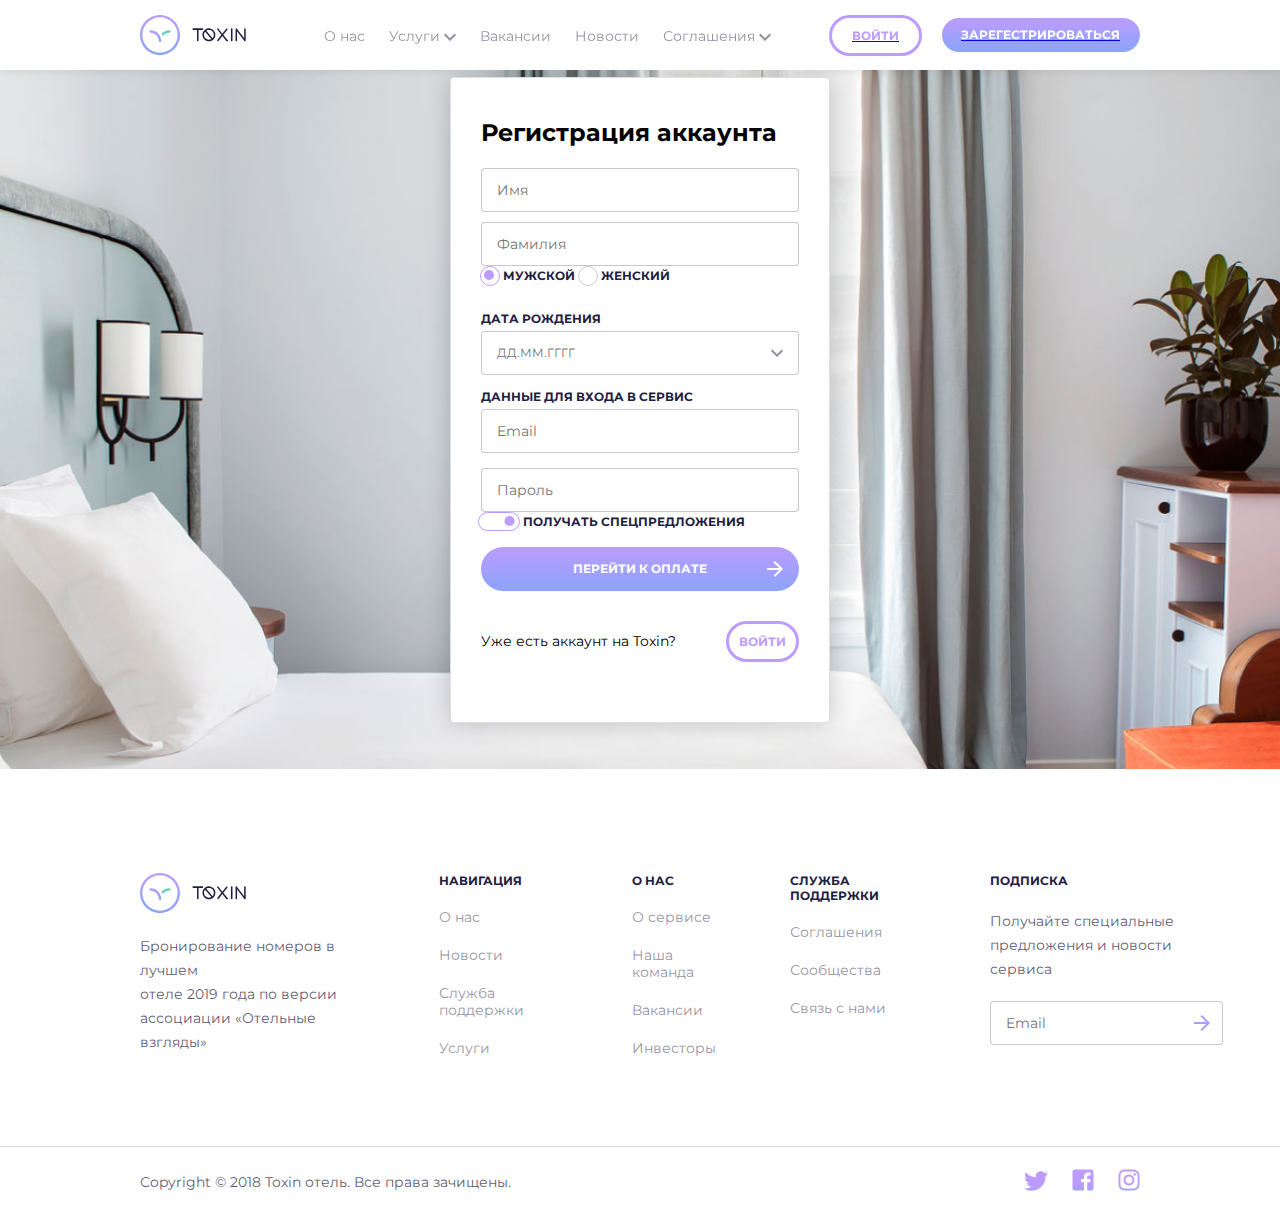
<file: HTML/index-signup.html>
<head>
    <meta charset="UTF-8" />
    <meta name="viewport" content="width=device-width, initial-scale=1.0" />
    <title>Toxin Hotel</title>
    <link rel="stylesheet" href="https://stackpath.bootstrapcdn.com/bootstrap/4.5.0/css/bootstrap.min.css" integrity="sha384-9aIt2nRpC12Uk9gS9baDl411NQApFmC26EwAOH8WgZl5MYYxFfc+NcPb1dKGj7Sk" crossorigin="anonymous" />
    <link href="../CSS/index-style.css" type="text/css" rel="stylesheet" />
    <link href="../CSS/normalize.css" type="text/css" rel="stylesheet" />
    <link rel="stylesheet" href="../CSS/jquery-ui.min.css">
    <link rel="stylesheet" href="../CSS/jquery-ui.multidatespicker.css">
    <style>
        @import url("https://fonts.googleapis.com/css2?family=Montserrat:wght@400;700&display=swap");
    </style>
    <link rel="shortcut icon" href="../favicon.png" type="image/png">
</head>

<body>
    <!-- This website is in development phase, it is not adopted for screens wider 1440px 
    and higher than 900px. I mostly used flex, because
    it is easier and will be less difficult to adopt in the nearest future -->
    <!-- Start Hedader with Navigation -->
    <div class="header">
        <a href="../index.html">
            <svg class="header_logo" width="106" height="40" viewBox="0 0 106 40" fill="none" xmlns="http://www.w3.org/2000/svg">
        <path
          d="M62.335 13.3683C62.5567 13.3683 62.7375 13.4442 62.8775 13.5958C63.0292 13.7358 63.105 13.9167 63.105 14.1383C63.105 14.3483 63.0292 14.5292 62.8775 14.6808C62.7375 14.8325 62.5567 14.9083 62.335 14.9083H58.5725V25.4083C58.5725 25.63 58.4967 25.8167 58.345 25.9683C58.205 26.1083 58.0242 26.1783 57.8025 26.1783C57.5925 26.1783 57.4117 26.1083 57.26 25.9683C57.1083 25.8167 57.0325 25.63 57.0325 25.4083V14.9083H53.27C53.06 14.9083 52.8792 14.8325 52.7275 14.6808C52.5758 14.5292 52.5 14.3483 52.5 14.1383C52.5 13.9167 52.5758 13.7358 52.7275 13.5958C52.8792 13.4442 53.06 13.3683 53.27 13.3683H62.335Z"
          fill="#1F2041"
        />
        <path
          d="M68.9076 13.3683C69.7943 13.3683 70.6285 13.5375 71.4101 13.8758C72.2034 14.2142 72.8918 14.675 73.4751 15.2583C74.0701 15.8417 74.5368 16.53 74.8751 17.3233C75.2134 18.105 75.3826 18.9392 75.3826 19.8258C75.3826 20.8642 75.1609 21.8208 74.7176 22.6958C74.2743 23.5708 73.6735 24.3058 72.9151 24.9008C72.9151 24.9008 72.9035 24.9125 72.8801 24.9358C72.3201 25.3558 71.7076 25.6883 71.0426 25.9333C70.3776 26.1667 69.6659 26.2833 68.9076 26.2833C68.0209 26.2833 67.1868 26.1142 66.4051 25.7758C65.6234 25.4375 64.9351 24.9767 64.3401 24.3933C63.7568 23.81 63.2959 23.1275 62.9576 22.3458C62.6193 21.5642 62.4501 20.7242 62.4501 19.8258C62.4501 18.8458 62.6484 17.9417 63.0451 17.1133C63.4418 16.2733 63.9843 15.5558 64.6726 14.9608L64.7426 14.8908C64.7543 14.8908 64.7718 14.8792 64.7951 14.8558C65.3551 14.3892 65.9851 14.0275 66.6851 13.7708C67.3851 13.5025 68.1259 13.3683 68.9076 13.3683ZM68.9076 24.7433C69.3509 24.7433 69.771 24.6908 70.1676 24.5858C70.576 24.4692 70.9609 24.3117 71.3226 24.1133L65.1801 16.6408C64.8068 17.0725 64.5151 17.5625 64.3051 18.1108C64.0951 18.6475 63.9901 19.2192 63.9901 19.8258C63.9901 20.5025 64.1185 21.1383 64.3751 21.7333C64.6318 22.3283 64.9818 22.8533 65.4251 23.3083C65.8801 23.7517 66.4051 24.1017 67.0001 24.3583C67.5951 24.615 68.2309 24.7433 68.9076 24.7433ZM72.5301 23.1508C72.9384 22.7075 73.2535 22.2058 73.4751 21.6458C73.7085 21.0742 73.8251 20.4675 73.8251 19.8258C73.8251 19.1492 73.6968 18.5133 73.4401 17.9183C73.1834 17.3233 72.8276 16.8042 72.3726 16.3608C71.9293 15.9058 71.4101 15.55 70.8151 15.2933C70.2201 15.0367 69.5843 14.9083 68.9076 14.9083C68.4409 14.9083 67.9918 14.9725 67.5601 15.1008C67.1284 15.2175 66.7259 15.3925 66.3526 15.6258L72.5301 23.1508Z"
          fill="#1F2041"
        />
        <path
          d="M82.351 20.6308C82.1177 20.6308 81.9194 20.5375 81.756 20.3508L77.2585 14.5758C77.1302 14.4125 77.0777 14.2317 77.101 14.0333C77.1244 13.8233 77.2177 13.6542 77.381 13.5258C77.5444 13.3975 77.7252 13.3508 77.9235 13.3858C78.1335 13.4092 78.3027 13.5025 78.431 13.6658L82.351 18.6708L86.1835 13.7533C86.3119 13.59 86.4752 13.4967 86.6735 13.4733C86.8835 13.45 87.0702 13.5025 87.2335 13.6308C87.3969 13.7592 87.4902 13.9283 87.5135 14.1383C87.5369 14.3367 87.4844 14.5175 87.356 14.6808L82.946 20.3508C82.7944 20.5375 82.596 20.6308 82.351 20.6308ZM87.2685 26.2658C87.2219 26.2658 87.146 26.26 87.041 26.2483C86.9477 26.2367 86.8369 26.2075 86.7085 26.1608C86.5802 26.1025 86.4402 26.0267 86.2885 25.9333C86.1485 25.8283 86.0085 25.6883 85.8685 25.5133L82.351 20.9808L78.5185 25.9158C78.3902 26.0792 78.221 26.1725 78.011 26.1958C77.8127 26.2192 77.6319 26.1667 77.4685 26.0383C77.3052 25.91 77.2119 25.7467 77.1885 25.5483C77.1652 25.3383 77.2177 25.1517 77.346 24.9883L81.756 19.3183C81.896 19.1317 82.0885 19.0383 82.3335 19.0383C82.5902 19.0383 82.7944 19.1317 82.946 19.3183L87.041 24.5683C87.0994 24.65 87.1519 24.7025 87.1985 24.7258C87.2452 24.7492 87.2802 24.7667 87.3035 24.7783C87.5019 24.7783 87.6652 24.8483 87.7935 24.9883C87.9335 25.1167 88.0094 25.28 88.021 25.4783C88.0444 25.6883 87.986 25.8692 87.846 26.0208C87.706 26.1725 87.531 26.2542 87.321 26.2658H87.2685Z"
          fill="#1F2041"
        />
        <path
          d="M91.7343 26.2658C91.5126 26.2658 91.326 26.19 91.1743 26.0383C91.0226 25.8867 90.9468 25.7 90.9468 25.4783V14.1033C90.9468 13.8933 91.0226 13.7125 91.1743 13.5608C91.326 13.4092 91.5126 13.3333 91.7343 13.3333C91.9443 13.3333 92.1251 13.4092 92.2768 13.5608C92.4285 13.7125 92.5043 13.8933 92.5043 14.1033V25.4783C92.5043 25.7 92.4285 25.8867 92.2768 26.0383C92.1251 26.19 91.9443 26.2658 91.7343 26.2658Z"
          fill="#1F2041"
        />
        <path
          d="M104.938 26.2308C104.681 26.2308 104.483 26.1317 104.343 25.9333L97.0452 16.3433V25.4783C97.0452 25.6883 96.9693 25.8692 96.8177 26.0208C96.6777 26.1608 96.5027 26.2308 96.2927 26.2308C96.0943 26.2308 95.9193 26.1608 95.7677 26.0208C95.616 25.8692 95.5402 25.6883 95.5402 25.4783V14.1208C95.5402 13.9575 95.5868 13.8117 95.6802 13.6833C95.7735 13.555 95.9018 13.4675 96.0652 13.4208C96.2168 13.3625 96.3685 13.3567 96.5202 13.4033C96.6718 13.45 96.8002 13.5375 96.9052 13.6658L104.185 23.2733V14.1208C104.185 13.9225 104.255 13.7475 104.395 13.5958C104.547 13.4442 104.728 13.3683 104.938 13.3683C105.148 13.3683 105.323 13.4442 105.463 13.5958C105.614 13.7475 105.69 13.9225 105.69 14.1208V25.4783C105.69 25.6417 105.643 25.7875 105.55 25.9158C105.457 26.0442 105.334 26.1375 105.183 26.1958C105.066 26.2192 104.984 26.2308 104.938 26.2308Z"
          fill="#1F2041"
        />
        <path
          d="M19.9999 27.0589C19.3528 27.0589 18.8234 26.5295 18.8234 25.8824C18.8234 21.353 15.1175 17.6471 10.5881 17.6471C9.94103 17.6471 9.41162 17.1177 9.41162 16.4707C9.41162 15.8236 9.94103 15.2942 10.5881 15.2942C16.441 15.2942 21.1763 20.0295 21.1763 25.8824C21.1763 26.5295 20.6469 27.0589 19.9999 27.0589Z"
          fill="url(#paint0_linear)"
        />
        <path
          d="M30.5882 16.4707C30.5882 17.1177 30.0588 17.6471 29.4117 17.6471C26.6176 17.6471 24.1176 19.0589 22.647 21.206C22.3235 20.3824 21.9411 19.6177 21.4705 18.9118C23.4117 16.6765 26.2646 15.2942 29.4117 15.2942C30.0588 15.2942 30.5882 15.8236 30.5882 16.4707Z"
          fill="url(#paint1_linear)"
        />
        <path
          d="M20 40C8.97059 40 0 31.0294 0 20C0 8.97059 8.97059 0 20 0C31.0294 0 40 8.97059 40 20C40 31.0294 31.0294 40 20 40ZM20 2.35294C10.2647 2.35294 2.35294 10.2647 2.35294 20C2.35294 29.7353 10.2647 37.6471 20 37.6471C29.7353 37.6471 37.6471 29.7353 37.6471 20C37.6471 10.2647 29.7353 2.35294 20 2.35294Z"
          fill="url(#paint2_linear)"
        />
        <defs>
          <linearGradient
            id="paint0_linear"
            x1="15.294"
            y1="15.2942"
            x2="15.294"
            y2="27.0589"
            gradientUnits="userSpaceOnUse"
          >
            <stop stop-color="#BC9CFF" />
            <stop offset="1" stop-color="#8BA4F9" />
          </linearGradient>
          <linearGradient
            id="paint1_linear"
            x1="26.0293"
            y1="15.2942"
            x2="26.0293"
            y2="21.206"
            gradientUnits="userSpaceOnUse"
          >
            <stop stop-color="#6FCF97" />
            <stop offset="1" stop-color="#66D2EA" />
          </linearGradient>
          <linearGradient
            id="paint2_linear"
            x1="20"
            y1="0"
            x2="20"
            y2="40"
            gradientUnits="userSpaceOnUse"
          >
            <stop stop-color="#BC9CFF" />
            <stop offset="1" stop-color="#8BA4F9" />
          </linearGradient>
        </defs>
        </svg>
        </a>
        <nav>
            <ul class="nav">
                <li>О нас</li>
                <li>
                    Услуги
                    <svg class="nav_arrow" width="12" height="8" viewBox="0 0 12 8" fill="none" xmlns="http://www.w3.org/2000/svg">
              <path
                d="M10.5938 0.578125L12 1.98438L6 7.98438L0 1.98438L1.40625 0.578125L6 5.17188L10.5938 0.578125Z"
                fill="#1F2041"
                fill-opacity="0.5"
              />
            </svg>
                </li>
                <li>Вакансии</li>
                <li>Новости</li>
                <li>
                    Соглашения
                    <svg class="nav_arrow" width="12" height="8" viewBox="0 0 12 8" fill="none" xmlns="http://www.w3.org/2000/svg">
              <path
                d="M10.5938 0.578125L12 1.98438L6 7.98438L0 1.98438L1.40625 0.578125L6 5.17188L10.5938 0.578125Z"
                fill="#1F2041"
                fill-opacity="0.5"
              />
            </svg>
                </li>
            </ul>
        </nav>
        <div class="header_more">
            <span class="burger-line"></span>
            <span class="burger-line"></span>
            <span class="burger-line"></span>
        </div>
        <a href="index-signin.html">
            <div class="header_signin">Войти</div>
        </a>
        <a href="index-signup.html">
            <div class="header_signup">Зарегестрироваться</div>
        </a>
    </div>
    <!-- End Header with Navigation -->
    <div class="mobile_section hide">
        <a href="index-signin.html">
            <div class="mobile_signin">Войти</div>
        </a>
        <a href="index-signup.html">
            <div class="mobile_signup">Зарегестрироваться</div>
        </a>
        <ul>
            <li>О нас</li>
            <li>Услуги</li>
            <li>Вакансии</li>
            <li>Новости</li>
            <li>Соглашения</li>
        </ul>
    </div>
    <!-- Start Main Section-->
    <div class="main_buttonclicked">
        <!--  start Sign Up section -->
        <div class="main-window signup">
            <h4 class="window_header">Регистрация аккаунта</h4>
            <input type="text" id="index_signup_name" class="input_data" placeholder="Имя" />
            <input type="text" id="index_signup_surname" class="input_data" placeholder="Фамилия" />
            <div class="main-window_gender">
                <input type="radio" name="gender" id="male" checked />
                <label for="male">Мужской</label>
                <input type="radio" name="gender" id="female" />
                <label for="female">Женский</label>
            </div>
            <label for="index_signup_bday">
          ДАТА РОЖДЕНИЯ
          <input
            id="index_signup_bday"
            class="window-dropdown"
            placeholder="ДД.ММ.ГГГГ"
          />
        </label>
            <label for="index_signin_password">
          ДАННЫЕ ДЛЯ ВХОДА В СЕРВИС
          <input
            type="text"
            id="index_signup_login"
            class="input_data"
            placeholder="Email"
          />
          <input
            type="password"
            id="index_signin_password"
            class="input_data"
            placeholder="Пароль"
          />
        </label>
            <div class="main-window_subscription">
                <input type="checkbox" id="subscription_status" checked>
                <label for="subscription_status">Получать спецпредложения</label>
            </div>
            <input type="submit" value="Перейти к оплате" class="window-data_submit" />
            <div class="window-unusualcase_section">
                <span class="window-unusualcase_text">Уже есть аккаунт на Toxin?</span
          >
          <div class="window-unusualcase_button">Войти</div>
        </div>
      </div>
      <!--  finish Sign Up Section -->
          <!-- End Main Section -->
    </div>
    <!-- Start Footer Section -->
    <!-- Start Footer Info Section -->
    <div class="footer">
        <div class="footer-info">
          <!-- Start Footer "Table" -->
          <!-- First Column -->
          <div class="footer-column" style="margin-left: 140px;">
            <svg
              class="footer_logo"
              width="106"
              height="40"
              viewBox="0 0 106 40"
              fill="none"
              xmlns="http://www.w3.org/2000/svg"
            >
              <path
                d="M62.335 13.3683C62.5567 13.3683 62.7375 13.4441 62.8775 13.5958C63.0292 13.7358 63.105 13.9166 63.105 14.1383C63.105 14.3483 63.0292 14.5291 62.8775 14.6808C62.7375 14.8325 62.5567 14.9083 62.335 14.9083H58.5725V25.4083C58.5725 25.63 58.4967 25.8166 58.345 25.9683C58.205 26.1083 58.0242 26.1783 57.8025 26.1783C57.5925 26.1783 57.4117 26.1083 57.26 25.9683C57.1083 25.8166 57.0325 25.63 57.0325 25.4083V14.9083H53.27C53.06 14.9083 52.8792 14.8325 52.7275 14.6808C52.5758 14.5291 52.5 14.3483 52.5 14.1383C52.5 13.9166 52.5758 13.7358 52.7275 13.5958C52.8792 13.4441 53.06 13.3683 53.27 13.3683H62.335Z"
                fill="#1F2041"
              />
              <path
                d="M68.9076 13.3683C69.7943 13.3683 70.6285 13.5375 71.4101 13.8758C72.2035 14.2141 72.8918 14.675 73.4751 15.2583C74.0701 15.8416 74.5368 16.53 74.8751 17.3233C75.2134 18.105 75.3826 18.9391 75.3826 19.8258C75.3826 20.8641 75.1609 21.8208 74.7176 22.6958C74.2743 23.5708 73.6735 24.3058 72.9151 24.9008C72.9151 24.9008 72.9035 24.9125 72.8801 24.9358C72.3201 25.3558 71.7076 25.6883 71.0426 25.9333C70.3776 26.1666 69.666 26.2833 68.9076 26.2833C68.0209 26.2833 67.1868 26.1141 66.4051 25.7758C65.6234 25.4375 64.9351 24.9766 64.3401 24.3933C63.7568 23.81 63.296 23.1275 62.9576 22.3458C62.6193 21.5641 62.4501 20.7241 62.4501 19.8258C62.4501 18.8458 62.6484 17.9416 63.0451 17.1133C63.4418 16.2733 63.9843 15.5558 64.6726 14.9608L64.7426 14.8908C64.7543 14.8908 64.7718 14.8791 64.7951 14.8558C65.3551 14.3891 65.9851 14.0275 66.6851 13.7708C67.3851 13.5025 68.1259 13.3683 68.9076 13.3683ZM68.9076 24.7433C69.351 24.7433 69.771 24.6908 70.1676 24.5858C70.576 24.4691 70.961 24.3116 71.3226 24.1133L65.1801 16.6408C64.8068 17.0725 64.5151 17.5625 64.3051 18.1108C64.0951 18.6475 63.9901 19.2191 63.9901 19.8258C63.9901 20.5025 64.1185 21.1383 64.3751 21.7333C64.6318 22.3283 64.9818 22.8533 65.4251 23.3083C65.8801 23.7516 66.4051 24.1016 67.0001 24.3583C67.5951 24.615 68.231 24.7433 68.9076 24.7433ZM72.5301 23.1508C72.9384 22.7075 73.2535 22.2058 73.4751 21.6458C73.7085 21.0741 73.8251 20.4675 73.8251 19.8258C73.8251 19.1491 73.6968 18.5133 73.4401 17.9183C73.1834 17.3233 72.8276 16.8041 72.3726 16.3608C71.9293 15.9058 71.4101 15.55 70.8151 15.2933C70.2201 15.0366 69.5843 14.9083 68.9076 14.9083C68.4409 14.9083 67.9918 14.9725 67.5601 15.1008C67.1284 15.2175 66.7259 15.3925 66.3526 15.6258L72.5301 23.1508Z"
                fill="#1F2041"
              />
              <path
                d="M82.351 20.6308C82.1177 20.6308 81.9194 20.5375 81.756 20.3508L77.2585 14.5758C77.1302 14.4125 77.0777 14.2316 77.101 14.0333C77.1244 13.8233 77.2177 13.6541 77.381 13.5258C77.5444 13.3975 77.7252 13.3508 77.9235 13.3858C78.1335 13.4091 78.3027 13.5025 78.431 13.6658L82.351 18.6708L86.1835 13.7533C86.3119 13.59 86.4752 13.4966 86.6735 13.4733C86.8835 13.45 87.0702 13.5025 87.2335 13.6308C87.3969 13.7591 87.4902 13.9283 87.5135 14.1383C87.5369 14.3366 87.4844 14.5175 87.356 14.6808L82.946 20.3508C82.7944 20.5375 82.596 20.6308 82.351 20.6308ZM87.2685 26.2658C87.2219 26.2658 87.146 26.26 87.041 26.2483C86.9477 26.2366 86.8369 26.2075 86.7085 26.1608C86.5802 26.1025 86.4402 26.0266 86.2885 25.9333C86.1485 25.8283 86.0085 25.6883 85.8685 25.5133L82.351 20.9808L78.5185 25.9158C78.3902 26.0791 78.221 26.1725 78.011 26.1958C77.8127 26.2191 77.6319 26.1666 77.4685 26.0383C77.3052 25.91 77.2119 25.7466 77.1885 25.5483C77.1652 25.3383 77.2177 25.1516 77.346 24.9883L81.756 19.3183C81.896 19.1316 82.0885 19.0383 82.3335 19.0383C82.5902 19.0383 82.7944 19.1316 82.946 19.3183L87.041 24.5683C87.0994 24.65 87.1519 24.7025 87.1985 24.7258C87.2452 24.7491 87.2802 24.7666 87.3035 24.7783C87.5019 24.7783 87.6652 24.8483 87.7935 24.9883C87.9335 25.1166 88.0094 25.28 88.021 25.4783C88.0444 25.6883 87.986 25.8691 87.846 26.0208C87.706 26.1725 87.531 26.2541 87.321 26.2658H87.2685Z"
                fill="#1F2041"
              />
              <path
                d="M91.7343 26.2658C91.5126 26.2658 91.326 26.19 91.1743 26.0383C91.0226 25.8866 90.9468 25.7 90.9468 25.4783V14.1033C90.9468 13.8933 91.0226 13.7125 91.1743 13.5608C91.326 13.4091 91.5126 13.3333 91.7343 13.3333C91.9443 13.3333 92.1251 13.4091 92.2768 13.5608C92.4285 13.7125 92.5043 13.8933 92.5043 14.1033V25.4783C92.5043 25.7 92.4285 25.8866 92.2768 26.0383C92.1251 26.19 91.9443 26.2658 91.7343 26.2658Z"
                fill="#1F2041"
              />
              <path
                d="M104.938 26.2308C104.681 26.2308 104.483 26.1316 104.343 25.9333L97.0452 16.3433V25.4783C97.0452 25.6883 96.9693 25.8691 96.8177 26.0208C96.6777 26.1608 96.5027 26.2308 96.2927 26.2308C96.0943 26.2308 95.9193 26.1608 95.7677 26.0208C95.616 25.8691 95.5402 25.6883 95.5402 25.4783V14.1208C95.5402 13.9575 95.5868 13.8116 95.6802 13.6833C95.7735 13.555 95.9018 13.4675 96.0652 13.4208C96.2168 13.3625 96.3685 13.3566 96.5202 13.4033C96.6718 13.45 96.8002 13.5375 96.9052 13.6658L104.185 23.2733V14.1208C104.185 13.9225 104.255 13.7475 104.395 13.5958C104.547 13.4441 104.728 13.3683 104.938 13.3683C105.148 13.3683 105.323 13.4441 105.463 13.5958C105.614 13.7475 105.69 13.9225 105.69 14.1208V25.4783C105.69 25.6416 105.643 25.7875 105.55 25.9158C105.457 26.0441 105.334 26.1375 105.183 26.1958C105.066 26.2191 104.984 26.2308 104.938 26.2308Z"
                fill="#1F2041"
              />
              <path
                d="M19.9999 27.0589C19.3528 27.0589 18.8234 26.5295 18.8234 25.8824C18.8234 21.353 15.1175 17.6471 10.5881 17.6471C9.94103 17.6471 9.41162 17.1177 9.41162 16.4707C9.41162 15.8236 9.94103 15.2942 10.5881 15.2942C16.441 15.2942 21.1763 20.0295 21.1763 25.8824C21.1763 26.5295 20.6469 27.0589 19.9999 27.0589Z"
                fill="url(#paint0_linear)"
              />
              <path
                d="M30.5882 16.4707C30.5882 17.1177 30.0588 17.6471 29.4117 17.6471C26.6176 17.6471 24.1176 19.0589 22.647 21.206C22.3235 20.3824 21.9411 19.6177 21.4705 18.9118C23.4117 16.6765 26.2646 15.2942 29.4117 15.2942C30.0588 15.2942 30.5882 15.8236 30.5882 16.4707Z"
                fill="url(#paint1_linear)"
              />
              <path
                d="M20 40C8.97059 40 0 31.0294 0 20C0 8.97059 8.97059 0 20 0C31.0294 0 40 8.97059 40 20C40 31.0294 31.0294 40 20 40ZM20 2.35294C10.2647 2.35294 2.35294 10.2647 2.35294 20C2.35294 29.7353 10.2647 37.6471 20 37.6471C29.7353 37.6471 37.6471 29.7353 37.6471 20C37.6471 10.2647 29.7353 2.35294 20 2.35294Z"
                fill="url(#paint2_linear)"
              />
              <defs>
                <linearGradient
                  id="paint0_linear"
                  x1="15.294"
                  y1="15.2942"
                  x2="15.294"
                  y2="27.0589"
                  gradientUnits="userSpaceOnUse"
                >
                  <stop stop-color="#BC9CFF" />
                  <stop offset="1" stop-color="#8BA4F9" />
                </linearGradient>
                <linearGradient
                  id="paint1_linear"
                  x1="26.0293"
                  y1="15.2942"
                  x2="26.0293"
                  y2="21.206"
                  gradientUnits="userSpaceOnUse"
                >
                  <stop stop-color="#6FCF97" />
                  <stop offset="1" stop-color="#66D2EA" />
                </linearGradient>
                <linearGradient
                  id="paint2_linear"
                  x1="20"
                  y1="0"
                  x2="20"
                  y2="40"
                  gradientUnits="userSpaceOnUse"
                >
                  <stop stop-color="#BC9CFF" />
                  <stop offset="1" stop-color="#8BA4F9" />
                </linearGradient>
              </defs>
            </svg>
            <span class="footer-info_text"
              >Бронирование номеров в лучшем <br />отеле 2019 года по версии<br />
              ассоциации «Отельные взгляды»
            </span>
            </div>
            <!-- Second Column -->
            <div class="footer-column">
                <span class="footer-column_header">Навигация</span>
                <span class="footer-column_row">О нас</span>
                <span class="footer-column_row">Новости</span>
                <span class="footer-column_row">Служба поддержки</span>
                <span class="footer-column_row">Услуги</span>
            </div>
            <!-- Third Column -->
            <div class="footer-column">
                <span class="footer-column_header">О нас</span>
                <span class="footer-column_row">О сервисе</span>
                <span class="footer-column_row">Наша команда</span>
                <span class="footer-column_row">Вакансии</span>
                <span class="footer-column_row">Инвесторы</span>
            </div>
            <!-- Fourth Column -->
            <div class="footer-column">
                <span class="footer-column_header">Служба поддержки</span>
                <span class="footer-column_row">Соглашения</span>
                <span class="footer-column_row">Сообщества</span>
                <span class="footer-column_row">Связь с нами</span>
            </div>
            <!-- Fifth Column -->
            <div class="footer-column">
                <span class="footer-column_header">Подписка</span>
                <span class="footer-info_text">
              Получайте специальные <br />предложения и новости сервиса
            </span>
                <input placeholder="Email" class="footer-info_input" type="email" />
            </div>
        </div>
        <!-- End Footer "Table" -->
        <!-- End Footer Info Section -->
        <!-- Start Foooter CopyR Section -->
        <div class="footer-copyrights">
            <span class="footer-copyrights_text">Copyright © 2018 Toxin отель. Все права зачищены.</span
          >
          <div class="footer_copyrights_socnet">
            <svg
              class="socnet"
              width="24"
              height="20"
              viewBox="0 0 24 20"
              fill="none"
              xmlns="http://www.w3.org/2000/svg"
            >
              <path
                d="M21.5156 5.125C21.5469 5.25 21.5625 5.45312 21.5625 5.73438C21.5625 7.98438 21.0156 10.1562 19.9219 12.25C18.7969 14.4688 17.2188 16.2344 15.1875 17.5469C12.9688 19.0156 10.4219 19.75 7.54688 19.75C4.79688 19.75 2.28125 19.0156 0 17.5469C0.34375 17.5781 0.734375 17.5938 1.17188 17.5938C3.45312 17.5938 5.5 16.8906 7.3125 15.4844C6.21875 15.4844 5.25 15.1719 4.40625 14.5469C3.59375 13.8906 3.03125 13.0781 2.71875 12.1094C3.03125 12.1406 3.32812 12.1562 3.60938 12.1562C4.04688 12.1562 4.48438 12.1094 4.92188 12.0156C3.79688 11.7656 2.85938 11.1875 2.10938 10.2812C1.35938 9.375 0.984375 8.34375 0.984375 7.1875V7.09375C1.67188 7.5 2.40625 7.71875 3.1875 7.75C2.53125 7.28125 2 6.6875 1.59375 5.96875C1.1875 5.25 0.984375 4.46875 0.984375 3.625C0.984375 2.75 1.21875 1.92188 1.6875 1.14062C2.90625 2.67188 4.39062 3.89063 6.14062 4.79688C7.92188 5.70312 9.8125 6.20312 11.8125 6.29688C11.75 5.92188 11.7188 5.54688 11.7188 5.17188C11.7188 4.29687 11.9375 3.48438 12.375 2.73438C12.8125 1.95312 13.4062 1.34375 14.1562 0.90625C14.9062 0.46875 15.7188 0.25 16.5938 0.25C17.3125 0.25 17.9688 0.390625 18.5625 0.671875C19.1875 0.953125 19.7344 1.32812 20.2031 1.79688C21.3281 1.57812 22.375 1.1875 23.3438 0.625C22.9688 1.78125 22.25 2.6875 21.1875 3.34375C22.125 3.21875 23.0625 2.95313 24 2.54688C23.3125 3.54687 22.4844 4.40625 21.5156 5.125Z"
                fill="url(#paint0_linear)"
              />
              <defs>
                <linearGradient
                  id="paint0_linear"
                  x1="12"
                  y1="-2"
                  x2="12"
                  y2="22"
                  gradientUnits="userSpaceOnUse"
                >
                  <stop stop-color="#BC9CFF" />
                  <stop offset="1" stop-color="#8BA4F9" />
                </linearGradient>
              </defs>
            </svg>
            <svg
              class="socnet"
              width="22"
              height="22"
              viewBox="0 0 22 22"
              fill="none"
              xmlns="http://www.w3.org/2000/svg"
            >
              <path
                d="M21.5 2.75V19.25C21.5 19.875 21.2812 20.4062 20.8438 20.8438C20.4062 21.2812 19.875 21.5 19.25 21.5H15.2656V13.2031H18.0781L18.5 10.0156H15.2656V8C15.2656 7.5 15.3594 7.125 15.5469 6.875C15.7969 6.59375 16.2188 6.45312 16.8125 6.45312H18.5V3.64062C17.8438 3.54688 17.0312 3.5 16.0625 3.5C14.8125 3.5 13.8125 3.875 13.0625 4.625C12.3438 5.34375 11.9844 6.35938 11.9844 7.67188V10.0156H9.125V13.2031H11.9844V21.5H2.75C2.125 21.5 1.59375 21.2812 1.15625 20.8438C0.71875 20.4062 0.5 19.875 0.5 19.25V2.75C0.5 2.125 0.71875 1.59375 1.15625 1.15625C1.59375 0.71875 2.125 0.5 2.75 0.5H19.25C19.875 0.5 20.4062 0.71875 20.8438 1.15625C21.2812 1.59375 21.5 2.125 21.5 2.75Z"
                fill="url(#paint0_linear)"
              />
              <defs>
                <linearGradient
                  id="paint0_linear"
                  x1="11"
                  y1="-1"
                  x2="11"
                  y2="23"
                  gradientUnits="userSpaceOnUse"
                >
                  <stop stop-color="#BC9CFF" />
                  <stop offset="1" stop-color="#8BA4F9" />
                </linearGradient>
              </defs>
            </svg>
            <svg
              class="socnet"
              width="22"
              height="22"
              viewBox="0 0 22 22"
              fill="none"
              xmlns="http://www.w3.org/2000/svg"
            >
              <path
                d="M11 5.60938C10.0312 5.60938 9.125 5.85937 8.28125 6.35938C7.46875 6.82812 6.8125 7.48438 6.3125 8.32812C5.84375 9.14062 5.60938 10.0312 5.60938 11C5.60938 11.9688 5.84375 12.875 6.3125 13.7188C6.8125 14.5312 7.46875 15.1875 8.28125 15.6875C9.125 16.1562 10.0312 16.3906 11 16.3906C11.9688 16.3906 12.8594 16.1562 13.6719 15.6875C14.5156 15.1875 15.1719 14.5312 15.6406 13.7188C16.1406 12.875 16.3906 11.9688 16.3906 11C16.3906 10.0312 16.1406 9.14062 15.6406 8.32812C15.1719 7.48438 14.5156 6.82812 13.6719 6.35938C12.8594 5.85937 11.9688 5.60938 11 5.60938ZM11 14.5156C10.0312 14.5156 9.20312 14.1719 8.51562 13.4844C7.82812 12.7969 7.48438 11.9688 7.48438 11C7.48438 10.0312 7.82812 9.20312 8.51562 8.51562C9.20312 7.82812 10.0312 7.48438 11 7.48438C11.9688 7.48438 12.7969 7.82812 13.4844 8.51562C14.1719 9.20312 14.5156 10.0312 14.5156 11C14.5156 11.9688 14.1719 12.7969 13.4844 13.4844C12.7969 14.1719 11.9688 14.5156 11 14.5156ZM17.8906 5.375C17.8594 5.71875 17.7188 6.01563 17.4688 6.26562C17.25 6.51562 16.9688 6.64062 16.625 6.64062C16.2812 6.64062 15.9844 6.51562 15.7344 6.26562C15.4844 6.01563 15.3594 5.71875 15.3594 5.375C15.3594 5.03125 15.4844 4.73437 15.7344 4.48438C15.9844 4.23438 16.2812 4.10938 16.625 4.10938C16.9688 4.10938 17.2656 4.23438 17.5156 4.48438C17.7656 4.73437 17.8906 5.03125 17.8906 5.375ZM21.4531 6.64062C21.3906 5.73438 21.25 4.95312 21.0312 4.29688C20.75 3.51562 20.3125 2.84375 19.7188 2.28125C19.1562 1.6875 18.4844 1.25 17.7031 0.96875C17.0469 0.75 16.2656 0.625 15.3594 0.59375C14.4844 0.53125 13.0312 0.5 11 0.5C8.96875 0.5 7.5 0.53125 6.59375 0.59375C5.71875 0.625 4.95312 0.75 4.29688 0.96875C3.51562 1.25 2.82812 1.6875 2.23438 2.28125C1.67188 2.84375 1.25 3.51562 0.96875 4.29688C0.75 4.95312 0.609375 5.73438 0.546875 6.64062C0.515625 7.51562 0.5 8.96875 0.5 11C0.5 13.0312 0.515625 14.5 0.546875 15.4062C0.609375 16.2812 0.75 17.0469 0.96875 17.7031C1.25 18.4844 1.67188 19.1719 2.23438 19.7656C2.82812 20.3281 3.51562 20.7344 4.29688 20.9844C4.95312 21.2344 5.71875 21.375 6.59375 21.4062C7.5 21.4688 8.96875 21.5 11 21.5C13.0312 21.5 14.4844 21.4688 15.3594 21.4062C16.2656 21.375 17.0469 21.25 17.7031 21.0312C18.4844 20.75 19.1562 20.3281 19.7188 19.7656C20.3125 19.1719 20.75 18.4844 21.0312 17.7031C21.25 17.0469 21.375 16.2812 21.4062 15.4062C21.4688 14.5 21.5 13.0312 21.5 11C21.5 8.96875 21.4844 7.51562 21.4531 6.64062ZM19.2031 17.1875C18.8281 18.125 18.1562 18.7969 17.1875 19.2031C16.6875 19.3906 15.8438 19.5156 14.6562 19.5781C14 19.6094 13.0312 19.625 11.75 19.625H10.25C9 19.625 8.03125 19.6094 7.34375 19.5781C6.1875 19.5156 5.34375 19.3906 4.8125 19.2031C3.875 18.8281 3.20312 18.1562 2.79688 17.1875C2.60938 16.6562 2.48438 15.8125 2.42188 14.6562C2.39062 13.9688 2.375 13 2.375 11.75V10.25C2.375 9 2.39062 8.03125 2.42188 7.34375C2.48438 6.15625 2.60938 5.3125 2.79688 4.8125C3.17188 3.84375 3.84375 3.17188 4.8125 2.79688C5.34375 2.60938 6.1875 2.48437 7.34375 2.42188C8.03125 2.39062 9 2.375 10.25 2.375H11.75C13 2.375 13.9688 2.39062 14.6562 2.42188C15.8438 2.48437 16.6875 2.60938 17.1875 2.79688C18.1562 3.17188 18.8281 3.84375 19.2031 4.8125C19.3906 5.3125 19.5156 6.15625 19.5781 7.34375C19.6094 8 19.625 8.96875 19.625 10.25V11.75C19.625 13 19.6094 13.9688 19.5781 14.6562C19.5156 15.8125 19.3906 16.6562 19.2031 17.1875Z"
                fill="url(#paint0_linear)"
              />
              <defs>
                <linearGradient
                  id="paint0_linear"
                  x1="11"
                  y1="-1"
                  x2="11"
                  y2="23"
                  gradientUnits="userSpaceOnUse"
                >
                  <stop stop-color="#BC9CFF" />
                  <stop offset="1" stop-color="#8BA4F9" />
                </linearGradient>
              </defs>
            </svg>
          </div>
        </div>
        <!-- End Footer CopyR section -->
      </div>
      <!-- End Footer Info Section -->
      <script src="../JS/jquery-3.5.1.min.js"></script>
      <script src="../JS/jquery-ui.min.js"></script>
      <script src="../JS/jquery-ui.multidatespicker.js"></script>
      <script src="../JS/index-script.js"></script>
    </body>
  </html>
</file>
<file: CSS/index-style.css>
/*  start header-section */
        
        body {
            font-family: 'Montserrat', sans-serif !important;
        }
        
        .header {
            width: 100%;
            max-width: 1440px;
            max-height: 70px;
            display: flex;
            align-items: center;
            justify-content: space-between;
            position: fixed;
            z-index: 1;
            background-color: #fff;
            box-shadow: 0 0 10px rgba(0, 0, 0, 0.1);
        }
        
        .header_logo {
            max-width: 106px;
            max-height: 40px;
            margin: 15px 0px 15px 140px;
        }
        
        nav {
            margin: 26px auto 23px auto;
        }
        
        .nav li {
            display: inline;
            margin-right: 20px;
            font-weight: normal;
            font-size: 14px;
            line-height: 17px;
            color: rgba(31, 32, 65, 0.5);
            cursor: pointer;
        }
        
        .nav_arrow {
            max-width: 24px;
            max-height: 21px;
        }
        
        .header_signin {
            color: #BC9CFF;
            border: 3px solid #BC9CFF;
            border-radius: 22px;
            padding: 10px 20px 10px 20px;
            font-weight: bold;
            font-size: 12px;
            line-height: 15px;
            text-transform: uppercase;
            max-width: 87px;
            max-height: 34px;
            margin-right: 20px;
            margin-left: auto;
            display: flex;
            align-items: center;
            justify-content: center;
            font-weight: bold;
        }
        
        a:hover {
            text-decoration: none;
        }
        
        .header_signup {
            background: linear-gradient(180deg, #BC9CFF 0%, #8BA4F9 100%);
            border-radius: 22px;
            color: white;
            font-weight: bold;
            font-size: 12px;
            line-height: 15px;
            text-transform: uppercase;
            max-width: 196px;
            max-height: 34px;
            padding: 9px 20px 10px 19px;
            margin-right: 140px;
        }
        
        .header_more {
            width: 34px;
            height: 34px;
            border: 3px solid #BC9CFF;
            border-radius: 50%;
            display: flex;
            flex-direction: column;
            align-items: center;
            justify-content: center;
            display: none;
        }
        
        .burger-line {
            height: 2px;
            width: 12px;
            background-color: #BC9CFF;
            border-radius: 5px;
        }
        
        .burger-line:first-child,
        .burger-line:nth-child(2) {
            margin-bottom: 4px;
        }
        /* end header-section */
        /* start mobile section */
        
        .mobile_section {
            background-color: #fff;
            width: 100%;
            position: absolute;
            top: 100px;
            display: flex;
            flex-direction: column;
            align-items: center;
            justify-content: center;
        }
        
        .mobile_signin {
            color: #BC9CFF;
            border: 3px solid #BC9CFF;
            border-radius: 22px;
            padding: 10px 20px 10px 20px;
            font-weight: bold;
            font-size: 12px;
            line-height: 15px;
            text-transform: uppercase;
            max-width: 87px;
            max-height: 34px;
            display: flex;
            align-items: center;
            justify-content: center;
            font-weight: bold;
            margin-bottom: 20px;
            cursor: pointer;
        }
        
        .mobile_signup {
            background: linear-gradient(180deg, #BC9CFF 0%, #8BA4F9 100%);
            border-radius: 22px;
            color: white;
            font-weight: bold;
            font-size: 12px;
            line-height: 15px;
            text-transform: uppercase;
            max-width: 196px;
            max-height: 34px;
            padding: 9px 20px 10px 19px;
            margin-bottom: 20px;
            cursor: pointer;
        }
        
        .mobile_section ul {
            list-style: none;
            text-align: center;
            padding-left: 0;
        }
        
        .mobile_section li {
            margin-bottom: 5px;
            cursor: pointer;
        }
        /* end mobile section */
        /* start main-section */
        
        .main {
            display: flex;
            justify-content: flex-end;
            max-width: 1440px;
            height: 900px;
            width: 100%;
            background: url("../IMG/index-backgroundimage.png");
            background-size: cover;
        }
        /* change the layout of main flex when button clicked */
        
        .main_buttonclicked {
            display: flex;
            flex-direction: column;
            align-items: center;
            justify-content: center;
            max-width: 1440px;
            height: 769px;
            width: 100%;
            background: url("../IMG/index-background-signin.png");
            background-size: cover;
        }
        /*  start universal styles of windows */
        
        .window_header {
            margin: 0;
            font-style: normal;
            font-weight: bold;
            font-size: 24px;
            line-height: 30px;
            margin-bottom: 20px;
        }
        
        label {
            font-style: normal;
            font-weight: bold;
            font-size: 12px;
            line-height: 15px;
            text-transform: uppercase;
            color: #1F2041;
        }
        
        .window-dropdown {
            margin-top: 5px;
            max-width: 320px;
            max-height: 44px;
            width: 100%;
            height: 100%;
            background: #FFFFFF;
            border: 1px solid rgba(31, 32, 65, 0.25);
            box-sizing: border-box;
            border-radius: 4px;
            background: url("../IMG/index-caldendar-more.svg") no-repeat 95% 50%;
            padding: 13px 0px 13px 15px;
        }
        
        input:hover {
            border: 1px solid #BC9CFF;
        }
        
        .main-window {
            padding: 40px 30px 30px 30px;
            width: 100%;
            height: 100%;
            background: #FFFFFF;
            border: 1px solid rgba(0, 0, 0, 0.12);
            box-sizing: border-box;
            box-shadow: 0px 0px 25px rgba(0, 0, 0, 0.2);
            border-radius: 4px;
            display: flex;
            flex-direction: column;
            justify-content: flex-start;
        }
        
        .window-close_cross {
            background: url("../IMG/close.svg") no-repeat 100% 100%;
            color: rgba(0, 0, 0, 0);
        }
        
        .input_data {
            margin-bottom: 10px;
            max-width: 320px;
            max-height: 44px;
            width: 100%;
            height: 100%;
            background: #FFFFFF;
            border: 1px solid rgba(31, 32, 65, 0.25);
            box-sizing: border-box;
            border-radius: 4px;
            padding: 13px 0px 13px 15px;
            font-family: Montserrat;
            font-style: normal;
            font-weight: normal;
            font-size: 14px;
            line-height: 24px;
            color: rgba(31, 32, 65, 0.25);
        }
        
        .window-data_submit {
            background: url("../IMG/index-calendar-findroom_arrow.svg") no-repeat 95% 50%, linear-gradient(180deg, #BC9CFF 0%, #8BA4F9 100%);
            border-radius: 22px;
            font-style: normal;
            font-weight: bold;
            font-size: 12px;
            line-height: 15px;
            text-align: center;
            text-transform: uppercase;
            color: #fff;
            max-width: 320px;
            max-height: 44px;
            height: 100%;
            margin-top: 10px;
            display: flex;
            align-items: center;
            justify-content: center;
            margin-bottom: 30px;
            border: none;
        }
        
        .window-unusualcase_section {
            display: flex;
            align-items: center;
        }
        
        .window-unusualcase_text {
            max-width: 186px;
            max-height: 18px;
            width: 100%;
            font-style: normal;
            font-weight: normal;
            font-size: 14px;
            line-height: 18px;
            color: #000;
            white-space: nowrap;
        }
        
        .window-unusualcase_button {
            color: #BC9CFF;
            border: 3px solid #BC9CFF;
            border-radius: 22px;
            display: flex;
            align-items: center;
            padding: 10px 10px 10px 10px;
            font-weight: bold;
            max-width: 99px;
            max-height: 34px;
            font-style: normal;
            font-size: 12px;
            line-height: 15px;
            text-transform: uppercase;
            color: #BC9CFF;
            margin-left: auto;
        }
        
        .main-window label {
            margin-top: 20px;
        }
        
        label>input {
            margin-top: 5px;
            margin-bottom: -5px;
        }
        /* end universal styles of windows*/
        /* start Calendar Section */
        
        .main-calendar {
            max-width: 380px;
            max-height: 374px;
            margin-top: 140px;
            margin-left: 140px;
            padding: 40px 30px 30px 30px;
            align-self: flex-start;
            width: 100%;
            height: 100%;
            background: #FFFFFF;
            border: 1px solid rgba(0, 0, 0, 0.12);
            box-sizing: border-box;
            box-shadow: 0px 0px 25px rgba(0, 0, 0, 0.2);
            border-radius: 4px;
            display: flex;
            flex-direction: column;
            justify-content: flex-start;
        }
        
        .calendar-date-space {
            display: flex;
            align-content: center;
            justify-content: center;
            margin-bottom: 21px;
        }
        
        .calendar-date {
            margin-top: 6px;
            max-width: 150px;
            max-height: 44px;
            width: 100%;
            height: 100%;
            background: #FFFFFF;
            border: 1px solid rgba(31, 32, 65, 0.25);
            box-sizing: border-box;
            border-radius: 4px;
            background: url("../IMG/index-caldendar-more.svg") no-repeat 90% 50%;
            padding: 12px 0px 9px 15px;
        }
        
        .main-calendar_findroom {
            background: linear-gradient(180deg, #BC9CFF 0%, #8BA4F9 100%);
            border-radius: 22px;
            font-style: normal;
            font-weight: bold;
            font-size: 12px;
            line-height: 15px;
            text-align: center;
            text-transform: uppercase;
            color: #fff;
            max-width: 320px;
            max-height: 44px;
            height: 100%;
            margin-top: 31px;
            display: flex;
            align-items: center;
            justify-content: center;
        }
        
        .main-calendar_findroom span {
            width: 280px;
            height: 15px;
            background: url("../IMG/index-calendar-findroom_arrow.svg") no-repeat 100% 50%;
        }
        /* Finish Calendar Section */
        /* start sign in window */
        
        .signin {
            max-width: 380px;
            max-height: 374px;
        }
        /* end sign in window */
        /* begin sign up window */
        
        .signup {
            margin-top: 30px;
            max-width: 380px;
            max-height: 646px;
        }
        
        #index_signup_surname {
            margin-bottom: 0;
        }
        /* start radioB customization */
        
        .main-window_gender {
            max-width: 320px;
            max-height: 25px;
            width: 100%;
            height: 100%;
        }
        
        .main-window_gender>label {
            margin: 0;
        }
        
        input[type="radio"] {
            visibility: hidden;
        }
        
        input[type="radio"]+label {
            display: inline-block;
            position: relative;
            padding-left: 5px;
            padding-top: 2px;
            cursor: pointer;
        }
        
        input[type="radio"]+label:before {
            content: "";
            position: absolute;
            left: -18px;
            top: 0px;
            width: 18px;
            height: 18px;
            border: 1px solid #BC9CFF;
            background-color: #ffffff;
            display: flex;
            align-items: center;
            justify-content: center;
        }
        
        input[type="radio"]:not(:checked)+label:before {
            border: 1px solid #ccc;
        }
        
        input[type="radio"]+label:before {
            border-radius: 100%;
        }
        
        input[type="radio"]+label:after {
            content: "";
            position: absolute;
            -webkit-transition: all 0.2s ease;
            -moz-transition: all 0.2s ease;
            -o-transition: all 0.2s ease;
            transition: all 0.2s ease;
        }
        
        input[type="radio"]+label:after {
            left: -14px;
            top: 4px;
            width: 10px;
            height: 10px;
            border-radius: 100%;
            background-color: #BC9CFF;
        }
        
        input[type="radio"]:not(:checked)+label:after {
            opacity: 0;
        }
        
        input[type="radio"]:checked+label:after {
            opacity: 1;
        }
        /* end radioB customization */
        /* start checkbox customization */
        
        .main-window_subscription {
            max-width: 320px;
            max-height: 25px;
            width: 100%;
            height: 100%;
            margin-top: -10px;
        }
        
        .main-window_subscription>label {
            margin: 0;
        }
        
        input[type="checkbox"]:checked,
        input[type="checkbox"]:not(:checked) {
            visibility: hidden;
        }
        
        input[type="checkbox"]+label {
            position: relative;
            padding-left: 25px;
            padding-top: 2px;
            cursor: pointer;
        }
        
        input[type="checkbox"]+label:before {
            content: "";
            position: absolute;
            left: -20px;
            top: 0px;
            max-width: 40px;
            max-height: 20px;
            width: 100%;
            height: 100%;
            border-radius: 10px;
            border: 1px solid #ccc;
            background-color: #ffffff;
            display: flex;
            align-items: center;
            justify-content: center;
        }
        
        input[type="checkbox"]:checked+label:before {
            content: "";
            position: absolute;
            left: -20px;
            top: 0px;
            max-width: 40px;
            max-height: 20px;
            width: 100%;
            height: 100%;
            border-radius: 10px;
            border: 1px solid #BC9CFF;
            background-color: #ffffff;
            display: flex;
            align-items: center;
            justify-content: center;
        }
        
        input[type="checkbox"]+label:after {
            content: "";
            position: absolute;
            -webkit-transition: all 0.2s ease;
            -moz-transition: all 0.2s ease;
            -o-transition: all 0.2s ease;
            transition: all 0.2s ease;
        }
        
        input[type="checkbox"]:not(:checked)+label:after {
            left: -15px;
            top: 4px;
            width: 10px;
            height: 10px;
            border-radius: 100%;
            background-color: #ccc;
        }
        
        input[type="checkbox"]:checked+label:after {
            left: -15px;
            top: 4px;
            width: 10px;
            height: 10px;
            border-radius: 100%;
            transform: translateX(215%);
            background-color: #BC9CFF;
        }
        /* end checkbox customization */
        /* end sign up window */
        
        .main-bottom_text {
            align-self: flex-end;
            margin-left: auto;
            margin-bottom: 18px;
            margin-right: 117px;
            font-style: normal;
            font-weight: normal;
            font-size: 14px;
            line-height: 24px;
            text-align: right;
            color: rgba(31, 32, 65, 0.75);
        }
        /* end main-section */
        /* start footer-section */
        /* start footer-info */
        
        .footer {
            max-width: 1440px;
            max-height: 343px;
            padding-top: 104px;
        }
        /* We need this to flex the "table" */
        
        .footer-info {
            max-width: 1440px;
            height: 272px;
            margin-bottom: 1px;
            display: flex;
            align-items: flex-start;
            justify-content: space-around;
        }
        
        .footer-copyrights {
            max-width: 1440px;
            height: 70px;
        }
        /* Another Hotel Toxin */
        
        .footer_logo {
            max-width: 106px;
            max-height: 40px;
        }
        /* Cells that have different styles */
        
        .footer-info_text {
            font-style: normal;
            font-weight: normal;
            font-size: 14px;
            line-height: 24px;
            color: rgba(31, 32, 65, 0.75);
            text-align: left;
            margin-top: 21px;
        }
        /* Flexing inside each column of the "table" */
        
        .footer-column {
            display: flex;
            flex-direction: column;
            margin-right: 57px;
        }
        /* Header of "Table"'s column */
        
        .footer-column_header {
            font-style: normal;
            font-weight: bold;
            font-size: 12px;
            line-height: 15px;
            text-transform: uppercase;
            color: #1F2041;
        }
        /* Each cell in "Table" */
        
        .footer-column_row {
            margin-top: 21px;
            font-style: normal;
            font-weight: normal;
            font-size: 14px;
            line-height: 17px;
            color: rgba(31, 32, 65, 0.5);
        }
        /* Input in the last cell of "Table" to subscribe on emails(Just Decorative) */
        
        .footer-info_input {
            background: url("../IMG/index-input_email-arrow.png") no-repeat 95% 50%;
            font-style: normal;
            font-weight: normal;
            font-size: 14px;
            line-height: 24px;
            max-width: 260px;
            max-height: 44px;
            color: rgba(31, 32, 65, 0.25);
            padding: 12px 0px 12px 15px;
            border: 1px solid rgba(31, 32, 65, 0.25);
            box-sizing: border-box;
            border-radius: 4px;
            margin-top: 20px;
        }
        /* end footer-info */
        /* start footer-copyrights */
        
        .footer-copyrights {
            border-top: 1px solid rgba(31, 32, 65, 0.2);
            display: flex;
            align-items: center;
            justify-content: space-between;
            padding-right: 140px;
            padding-left: 140px;
        }
        
        .footer-copyrights_text {
            font-style: normal;
            font-weight: normal;
            font-size: 14px;
            line-height: 17px;
            color: rgba(31, 32, 65, 0.75);
        }
        
        .socnet {
            margin-left: 20px;
            max-width: 24px;
            max-height: 24px;
        }
        /* end footer-copyrights */
        /* end footer-section */
        /* Adaptive MarkUp */
        
        @media (max-width:1200px) {
            .header_logo {
                margin-left: 50px;
            }
            .header_signup {
                margin-right: 50px;
            }
        }
        
        @media (max-width:980px) {
            .header_logo {
                margin-left: 20px;
            }
            .footer-info_text {
                font-size: 12px;
                line-height: 16px;
            }
            .footer-column:first-child {
                margin-left: 100px !important;
            }
            .footer-column_row {
                font-size: 12px;
                line-height: 16px;
            }
            nav {
                display: none;
            }
            .header_signin {
                display: none;
            }
            .header_signup {
                display: none;
            }
            .header_more {
                display: flex;
                margin-left: auto;
                margin-right: 5%;
            }
        }
        
        @media (max-width:850px) {
            .footer-copyrights {
                padding-left: 80px;
                padding-right: 80px;
            }
            .main-bottom_text {
                display: none;
            }
            .main {
                align-items: center;
                justify-content: center;
            }
            .main-calendar {
                margin-left: auto;
                margin-right: auto;
                margin-top: 100px !important;
            }
        }
        
        @media (max-width: 790px) {
            .footer {
                max-height: 70px;
                padding-top: 0;
            }
            .footer-info {
                display: none;
            }
            .main {
                height: 600px;
            }
        }
        
        @media (max-width: 680px) {
            .footer-copyrights {
                padding-left: 10px;
                padding-right: 10px;
            }
            .footer-info {
                display: none;
            }
        }
        
        @media (max-width: 540px) {
            .footer-copyrights_text {
                font-size: 9px;
            }
        }
        
        @media (max-width: 414px) {
            .main {
                display: flex;
                align-items: center;
                justify-content: center;
                height: 650px;
            }
            .main-calendar {
                height: 350px;
                width: 300px;
                padding: 40px 20px;
                margin-top: 140px;
                margin-bottom: auto;
            }
            .window_header {
                font-size: 16px;
                line-height: 20px;
            }
            .footer {
                height: 40px;
            }
            .footer-copyrights {
                height: 40px;
            }
            .footer-copyrights_text {
                font-size: 7px;
            }
            .socnet {
                transform: scale(0.6);
                margin-left: 5px;
            }
            .calendar-date {
                width: 120px;
            }
            #departureDate {
                margin-left: 10px;
            }
            .main-calendar_findroom span {
                background: url(../IMG/index-calendar-findroom_arrow.svg) no-repeat 95% 50%;
            }
            .header_more {
                margin-right: 20px;
            }
        }
        
        @media (max-width: 330px) {
            .main {
                display: flex;
                align-items: center;
                justify-content: center;
                height: 650px;
            }
        }
        
        @media (max-height: 812px) and (max-width: 375px) {
            .main {
                display: flex;
                align-items: center;
                justify-content: center;
                height: 800px;
            }
            .main-calendar {
                margin-top: auto;
                margin-bottom: auto;
            }
        }
        
        @media (max-height: 1024px) and (max-width: 768px) {
            .main {
                display: flex;
                align-items: center;
                justify-content: center;
                height: 1000px;
            }
            .main-calendar {
                margin-top: auto;
                margin-bottom: auto;
            }
        }
        
        @media (max-height: 640px) and (max-width: 3608px) {
            .main {
                display: flex;
                align-items: center;
                justify-content: center;
                height: 600px;
            }
            .main-calendar {
                margin-top: auto;
                margin-bottom: auto;
            }
            #departureDate {
                margin-left: 0;
            }
        }
        /* JS helping class */
        
        .hide {
            display: none;
        }
        /* end css */
</file>
